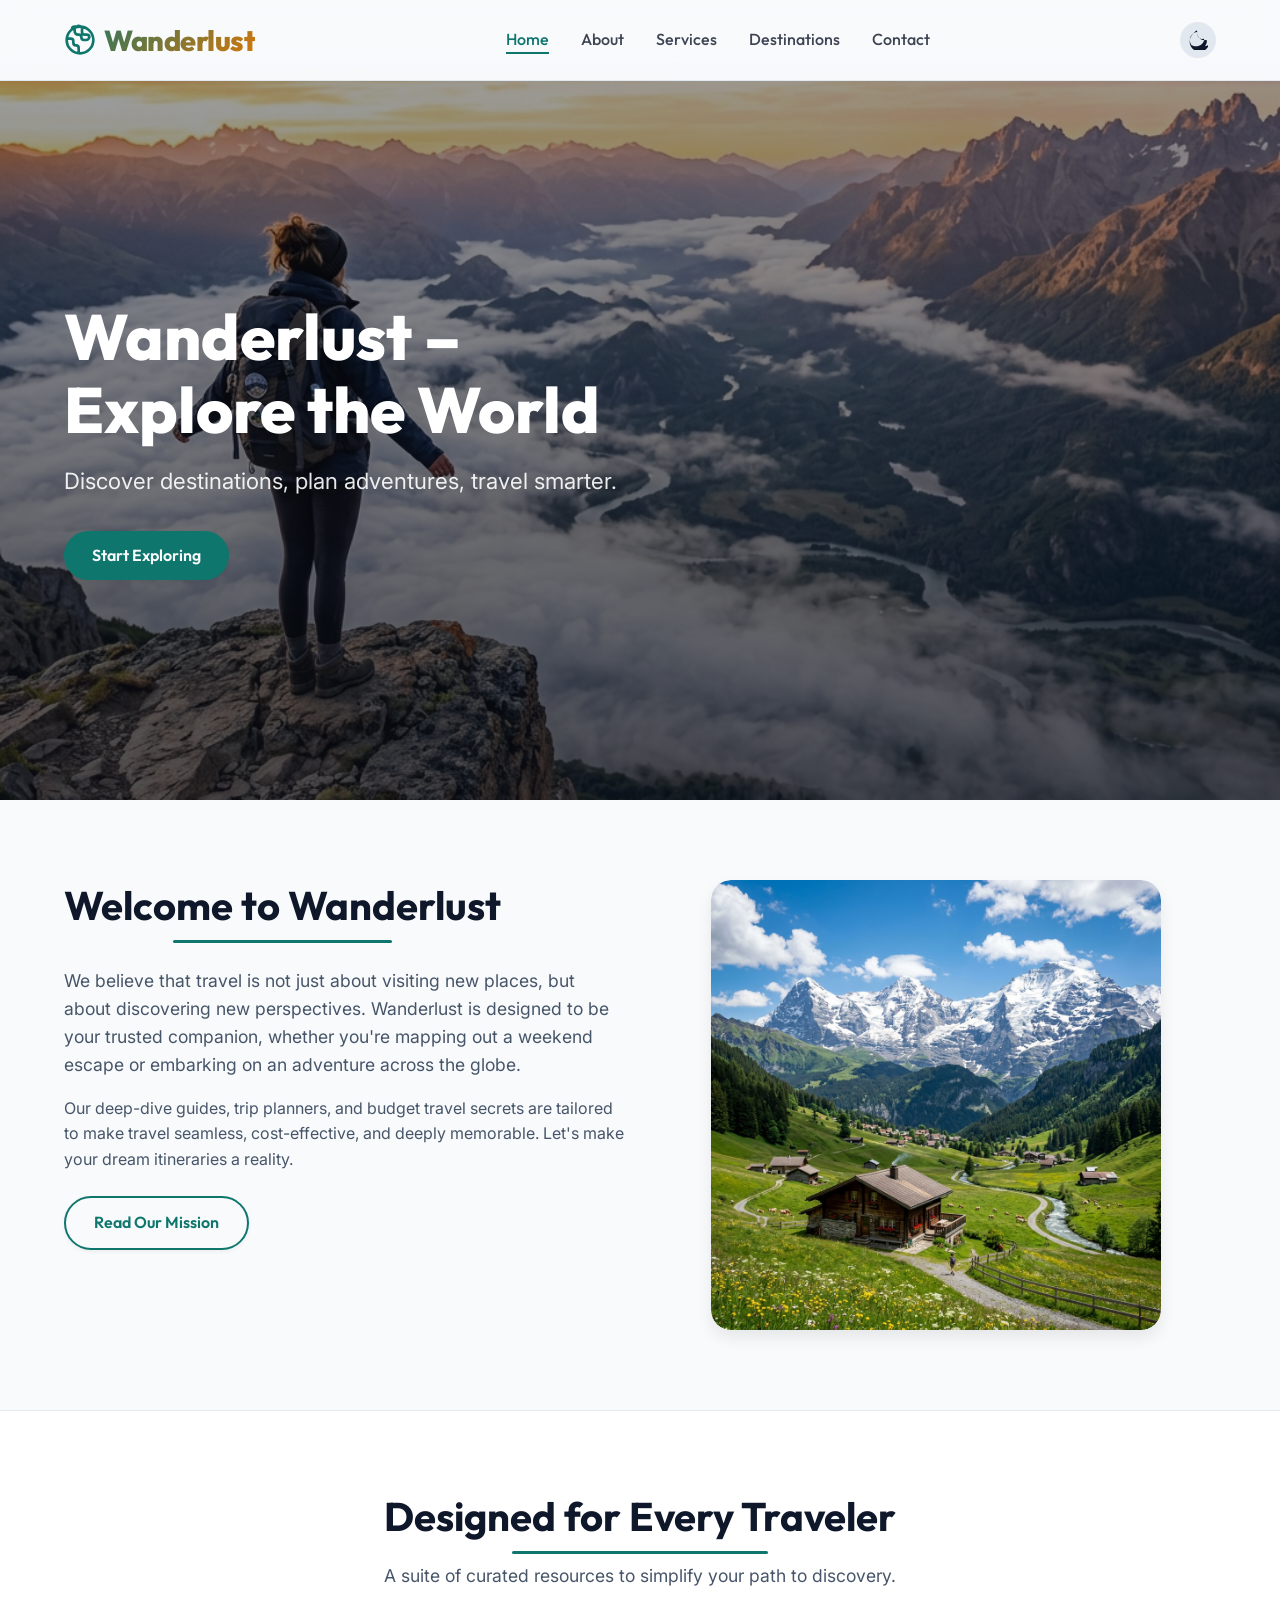
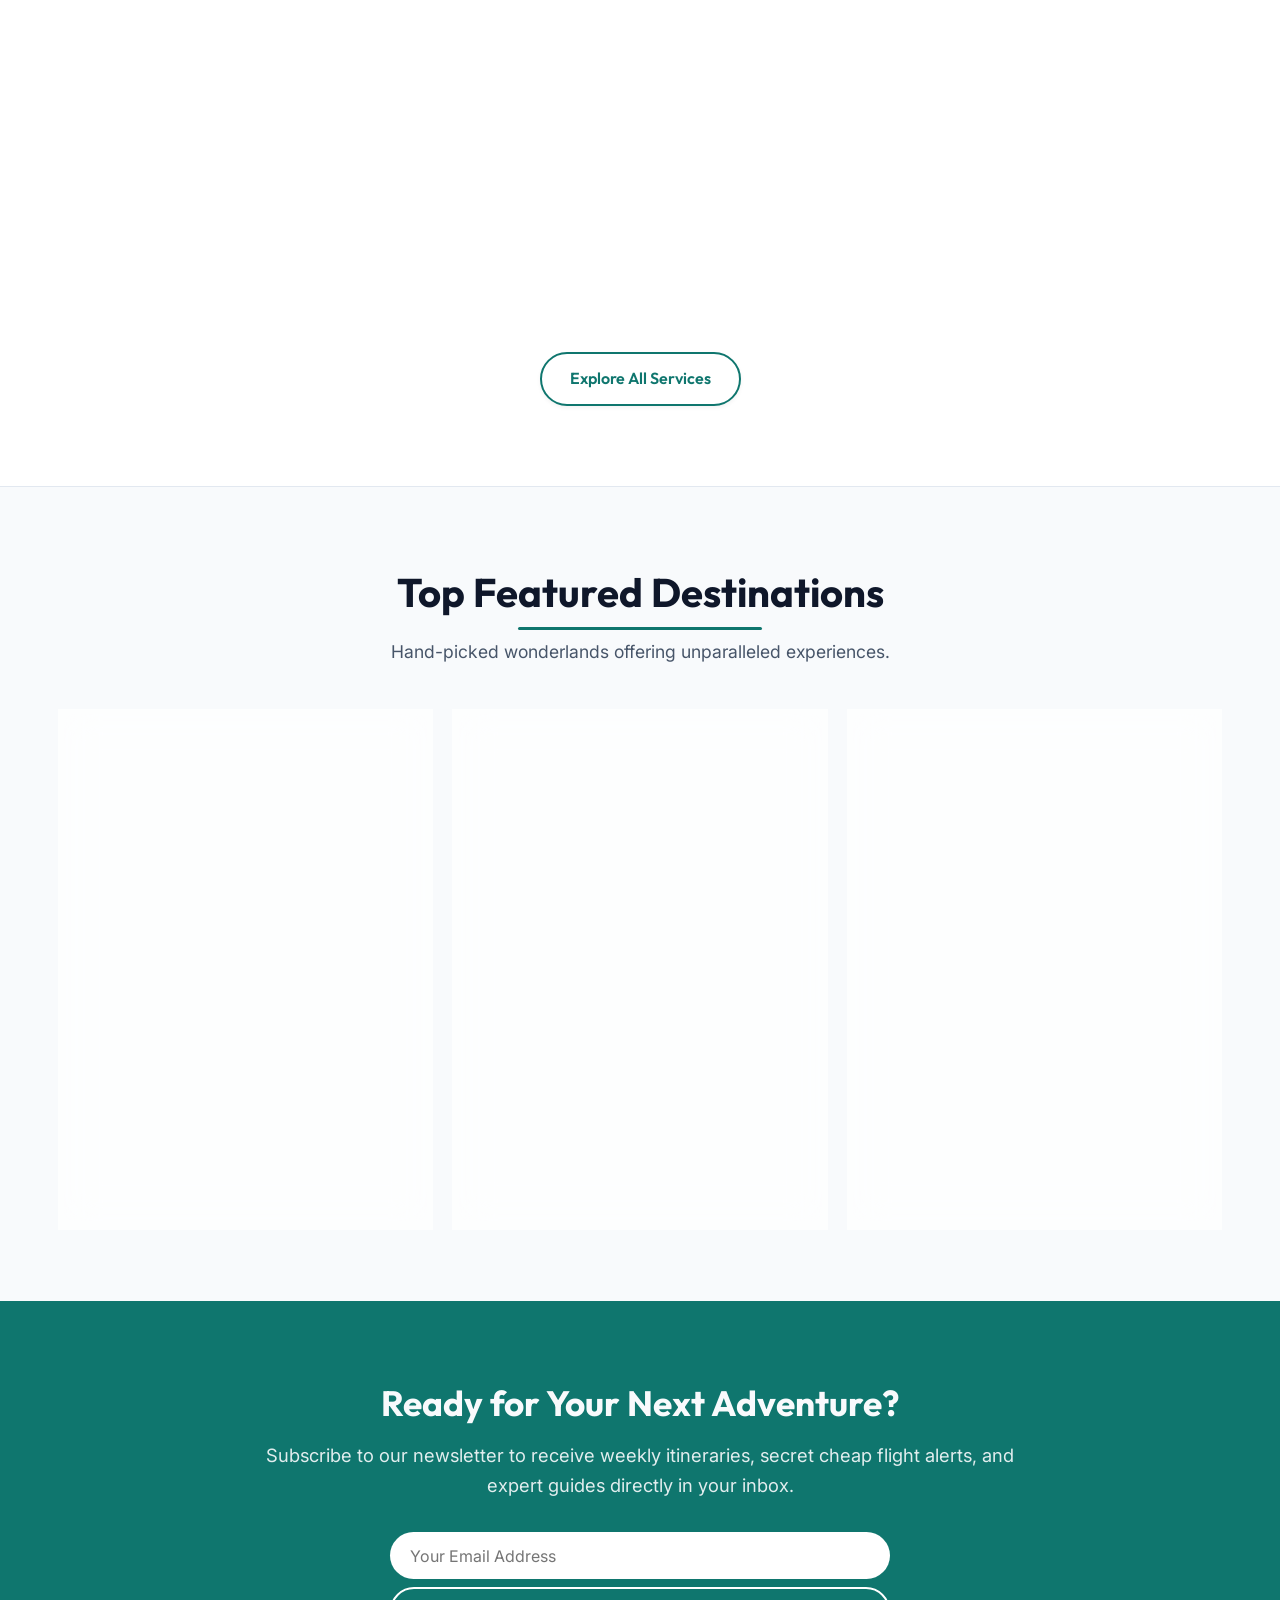
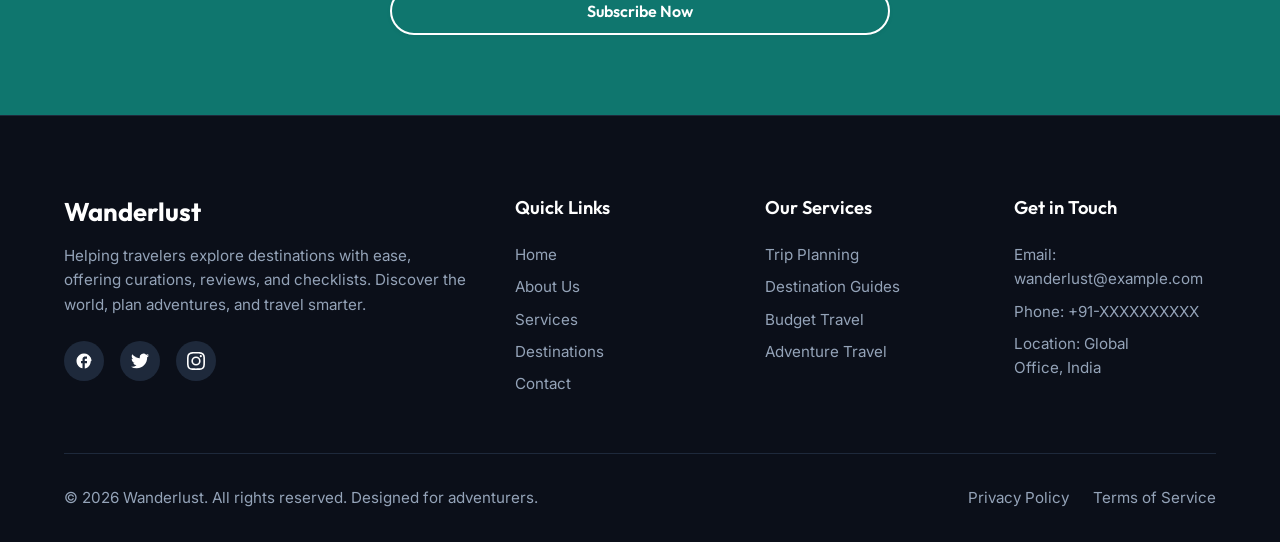
<file: index.html>
<!DOCTYPE html>
<html lang="en">
<head>
  <meta charset="UTF-8">
  <meta name="viewport" content="width=device-width, initial-scale=1.0">
  <title>Wanderlust – Explore the World</title>
  <meta name="description" content="Discover destinations, plan adventures, and travel smarter with Wanderlust, your premier guide to global exploration.">
  <meta name="color-scheme" content="light dark">
  <script>
    (function() {
      const theme = localStorage.getItem('color-scheme');
      const prefersDark = window.matchMedia('(prefers-color-scheme: dark)').matches;
      if (theme === 'dark' || (theme === null && prefersDark)) {
        document.documentElement.classList.add('dark');
      } else if (theme === 'light') {
        document.documentElement.classList.add('light');
      }
    })();
  </script>
  <link rel="stylesheet" href="assets/css/style.css">
</head>
<body>

<header class="header">
  <div class="container nav-container">
    <a href="index.html" class="logo" id="logo-link">
      <svg class="logo-icon" fill="none" stroke="currentColor" viewBox="0 0 24 24" xmlns="http://www.w3.org/2000/svg">
        <path stroke-linecap="round" stroke-linejoin="round" stroke-width="2" d="M3.055 11H5a2 2 0 012 2v1a2 2 0 002 2 2 2 0 012 2v2.945M8 3.935V5.5A2.5 2.5 0 0010.5 8h.5a2 2 0 012 2 2 2 0 002 2h1.5a2.5 2.5 0 002.5-2.5V10a2 2 0 00-2-2h-1.5a2 2 0 01-2-2V4.5A2.5 2.5 0 009.5 2H8a2 2 0 00-2 2v.065M12 22c5.523 0 10-4.477 10-10S17.523 2 12 2 2 6.477 2 12s4.477 10 10 10z"></path>
      </svg>
      Wanderlust
    </a>
    
    <nav aria-label="Main Navigation">
      <ul class="nav-menu">
        <li><a href="index.html" class="nav-link">Home</a></li>
        <li><a href="about.html" class="nav-link">About</a></li>
        <li><a href="services.html" class="nav-link">Services</a></li>
        <li><a href="destinations.html" class="nav-link">Destinations</a></li>
        <li><a href="contact.html" class="nav-link">Contact</a></li>
      </ul>
    </nav>

    <div class="nav-actions">
      <button id="theme-toggle" class="theme-toggle-btn" aria-label="Switch theme">
        <svg viewBox="0 0 24 24"><path d="M12 7c-2.76 0-5 2.24-5 5s2.24 5 5 5 5-2.24 5-5-2.24-5-5-5z"/></svg>
      </button>
      
      <button class="hamburger" id="hamburger" aria-label="Toggle navigation menu" aria-expanded="false" aria-controls="mobile-drawer">
        <span></span>
        <span></span>
        <span></span>
      </button>
    </div>
  </div>
</header>

<!-- Mobile Navigation Drawer -->
<div class="drawer-backdrop" id="drawer-backdrop"></div>
<aside class="mobile-drawer" id="mobile-drawer" aria-label="Mobile Navigation">
  <ul class="mobile-menu">
    <li><a href="index.html" class="mobile-nav-link">Home</a></li>
    <li><a href="about.html" class="mobile-nav-link">About</a></li>
    <li><a href="services.html" class="mobile-nav-link">Services</a></li>
    <li><a href="destinations.html" class="mobile-nav-link">Destinations</a></li>
    <li><a href="contact.html" class="mobile-nav-link">Contact</a></li>
  </ul>
</aside>

<main>
  <!-- Hero Section -->
  <section class="hero" style="background-image: url('assets/images/hero.png');" aria-label="Hero Image">
    <div class="hero-overlay"></div>
    <div class="container">
      <div class="hero-content">
        <h1 class="hero-title">Wanderlust – Explore the World</h1>
        <p class="hero-tagline">Discover destinations, plan adventures, travel smarter.</p>
        <a href="destinations.html" class="btn btn-primary">Start Exploring</a>
      </div>
    </div>
  </section>

  <!-- Welcome / About Preview Section -->
  <section class="section">
    <div class="container">
      <div class="grid grid-2 align-items-center">
        <div class="reveal">
          <h2 class="section-title" style="margin-bottom: var(--space-md); text-align: left;">Welcome to Wanderlust</h2>
          <p class="text-muted" style="margin-bottom: var(--space-sm); font-size: 1.1rem;">
            We believe that travel is not just about visiting new places, but about discovering new perspectives. Wanderlust is designed to be your trusted companion, whether you're mapping out a weekend escape or embarking on an adventure across the globe.
          </p>
          <p class="text-muted" style="margin-bottom: var(--space-md);">
            Our deep-dive guides, trip planners, and budget travel secrets are tailored to make travel seamless, cost-effective, and deeply memorable. Let's make your dream itineraries a reality.
          </p>
          <a href="about.html" class="btn btn-outline">Read Our Mission</a>
        </div>
        <div class="reveal" style="display: flex; justify-content: center;">
          <div style="position: relative; border-radius: var(--radius-lg); overflow: hidden; box-shadow: var(--shadow-md); width: 100%; max-width: 450px;">
            <img src="assets/images/swiss_alps.png" alt="Alpine Mountain Scenery preview" style="width:100%; height: 100%; object-fit: cover; border-radius: var(--radius-lg);">
          </div>
        </div>
      </div>
    </div>
  </section>

  <!-- Features Grid Preview -->
  <section class="section" style="background-color: var(--color-card); border-top: 1px solid var(--color-border); border-bottom: 1px solid var(--color-border);">
    <div class="container">
      <div class="section-header text-center reveal">
        <h2 class="section-title">Designed for Every Traveler</h2>
        <p class="section-subtitle">A suite of curated resources to simplify your path to discovery.</p>
      </div>
      
      <div class="grid grid-3">
        <!-- Card 1 -->
        <div class="glass-card reveal">
          <div class="card-icon">
            <svg stroke="currentColor" fill="none" viewBox="0 0 24 24" xmlns="http://www.w3.org/2000/svg">
              <path stroke-linecap="round" stroke-linejoin="round" stroke-width="2" d="M9 5H7a2 2 0 00-2 2v12a2 2 0 002 2h10a2 2 0 002-2V7a2 2 0 00-2-2h-2M9 5a2 2 0 002 2h2a2 2 0 002-2M9 5a2 2 0 012-2h2a2 2 0 012 2m-3 7h3m-3 4h3m-6-4h.01M9 16h.01"></path>
            </svg>
          </div>
          <h3 style="margin-bottom: var(--space-xs);">Trip Planning Tips</h3>
          <p class="text-muted">Master checklists, dynamic packing guides, and flexible templates that take the stress out of your pre-departure timeline.</p>
        </div>

        <!-- Card 2 -->
        <div class="glass-card reveal">
          <div class="card-icon" style="background-color: rgba(217, 119, 6, 0.1); color: var(--color-accent);">
            <svg stroke="currentColor" fill="none" viewBox="0 0 24 24" xmlns="http://www.w3.org/2000/svg">
              <path stroke-linecap="round" stroke-linejoin="round" stroke-width="2" d="M17.657 16.657L13.414 20.9a1.998 1.998 0 01-2.827 0l-4.244-4.243a8 8 0 1111.314 0z"></path>
              <path stroke-linecap="round" stroke-linejoin="round" stroke-width="2" d="M15 11a3 3 0 11-6 0 3 3 0 016 0z"></path>
            </svg>
          </div>
          <h3 style="margin-bottom: var(--space-xs);">Destination Guides</h3>
          <p class="text-muted">Local secrets, transit maps, and restaurant reviews vetted by seasoned travelers. Explore like a resident, not a tourist.</p>
        </div>

        <!-- Card 3 -->
        <div class="glass-card reveal">
          <div class="card-icon" style="background-color: rgba(34, 197, 94, 0.1); color: #22c55e;">
            <svg stroke="currentColor" fill="none" viewBox="0 0 24 24" xmlns="http://www.w3.org/2000/svg">
              <path stroke-linecap="round" stroke-linejoin="round" stroke-width="2" d="M12 8c-1.657 0-3 .895-3 2s1.343 2 3 2 3 .895 3 2-1.343 2-3 2m0-8c1.11 0 2.08.402 2.599 1M12 8V7m0 1v8m0 0v1m0-1c-1.11 0-2.08-.402-2.599-1M21 12a9 9 0 11-18 0 9 9 0 0118 0z"></path>
            </svg>
          </div>
          <h3 style="margin-bottom: var(--space-xs);">Budget Travel Advice</h3>
          <p class="text-muted">Stretch your funds further. Learn flight hacking strategies, find cheap accommodation options, and access cost tracking templates.</p>
        </div>
      </div>

      <div class="text-center" style="margin-top: var(--space-xl);">
        <a href="services.html" class="btn btn-outline">Explore All Services</a>
      </div>
    </div>
  </section>

  <!-- Featured Destinations Preview -->
  <section class="section">
    <div class="container">
      <div class="section-header text-center reveal">
        <h2 class="section-title">Top Featured Destinations</h2>
        <p class="section-subtitle">Hand-picked wonderlands offering unparalleled experiences.</p>
      </div>

      <div class="grid grid-3">
        <!-- Destination 1: Santorini -->
        <div class="glass-card dest-card reveal">
          <div class="dest-img-container">
            <span class="dest-badge">Popular</span>
            <img class="dest-img" src="assets/images/santorini.png" alt="Santorini domes at sunset">
          </div>
          <div class="dest-body">
            <h3 class="dest-title">Santorini, Greece</h3>
            <div class="dest-location">
              <svg viewBox="0 0 24 24"><path stroke-linecap="round" stroke-linejoin="round" stroke-width="2" d="M17.657 16.657L13.414 20.9a1.998 1.998 0 01-2.827 0l-4.244-4.243a8 8 0 1111.314 0z"></path></svg>
              Aegean Sea, Europe
            </div>
            <p class="text-muted dest-description">Stunning white houses, blue domes, and dramatic sunsets overlooking a vast volcanic caldera.</p>
            <a href="destinations.html" class="btn btn-primary" style="margin-top: auto; padding: 0.5rem 1rem;">View Details</a>
          </div>
        </div>

        <!-- Destination 2: Kyoto -->
        <div class="glass-card dest-card reveal">
          <div class="dest-img-container">
            <span class="dest-badge">Culture</span>
            <img class="dest-img" src="assets/images/kyoto.png" alt="Kyoto cherry blossoms pagoda">
          </div>
          <div class="dest-body">
            <h3 class="dest-title">Kyoto, Japan</h3>
            <div class="dest-location">
              <svg viewBox="0 0 24 24"><path stroke-linecap="round" stroke-linejoin="round" stroke-width="2" d="M17.657 16.657L13.414 20.9a1.998 1.998 0 01-2.827 0l-4.244-4.243a8 8 0 1111.314 0z"></path></svg>
              Kansai Region, Asia
            </div>
            <p class="text-muted dest-description">Ancient temples, serene zen gardens, historic geisha districts, and cherry blossom avenues.</p>
            <a href="destinations.html" class="btn btn-primary" style="margin-top: auto; padding: 0.5rem 1rem;">View Details</a>
          </div>
        </div>

        <!-- Destination 3: Machu Picchu -->
        <div class="glass-card dest-card reveal">
          <div class="dest-img-container">
            <span class="dest-badge">Adventure</span>
            <img class="dest-img" src="assets/images/machu_picchu.png" alt="Machu Picchu mountains">
          </div>
          <div class="dest-body">
            <h3 class="dest-title">Machu Picchu, Peru</h3>
            <div class="dest-location">
              <svg viewBox="0 0 24 24"><path stroke-linecap="round" stroke-linejoin="round" stroke-width="2" d="M17.657 16.657L13.414 20.9a1.998 1.998 0 01-2.827 0l-4.244-4.243a8 8 0 1111.314 0z"></path></svg>
              Andes Range, South America
            </div>
            <p class="text-muted dest-description">The legendary Inca citadel situated high in the Andes mountains, enveloped by cloud forests.</p>
            <a href="destinations.html" class="btn btn-primary" style="margin-top: auto; padding: 0.5rem 1rem;">View Details</a>
          </div>
        </div>
      </div>
    </div>
  </section>

  <!-- CTA Section -->
  <section class="section" style="background-color: var(--color-primary); color: var(--color-bg-light); overflow: hidden;">
    <div class="container text-center reveal" style="max-width: 800px;">
      <h2 style="font-size: 2.2rem; margin-bottom: var(--space-sm);">Ready for Your Next Adventure?</h2>
      <p style="font-size: 1.15rem; margin-bottom: var(--space-lg); opacity: 0.9;">
        Subscribe to our newsletter to receive weekly itineraries, secret cheap flight alerts, and expert guides directly in your inbox.
      </p>
      <form style="display: flex; flex-direction: column; gap: var(--space-xs); max-width: 500px; margin: 0 auto;" onsubmit="event.preventDefault(); alert('Subscribed successfully!'); this.reset();">
        <input type="email" placeholder="Your Email Address" style="padding: 0.85rem 1.25rem; border-radius: var(--radius-round); color: #000; background-color: white;" required>
        <button class="btn btn-outline" style="border-color: white; color: white; background: transparent;" type="submit">Subscribe Now</button>
      </form>
    </div>
  </section>
</main>

<footer class="footer">
  <div class="container">
    <div class="footer-grid">
      <div class="footer-brand">
        <h3>Wanderlust</h3>
        <p>Helping travelers explore destinations with ease, offering curations, reviews, and checklists. Discover the world, plan adventures, and travel smarter.</p>
        <div class="footer-socials">
          <a href="#" class="social-icon" aria-label="Facebook">
            <svg viewBox="0 0 24 24"><path d="M22 12c0-5.52-4.48-10-10-10S2 6.48 2 12c0 4.84 3.44 8.87 8 9.8V15H8v-3h2V9.5C10 7.57 11.57 6 13.5 6H16v3h-2c-.55 0-1 .45-1 1v2h3v3h-3v6.95c4.56-.93 8-4.96 8-9.75z"/></svg>
          </a>
          <a href="#" class="social-icon" aria-label="Twitter">
            <svg viewBox="0 0 24 24"><path d="M23.953 4.57a10 10 0 01-2.825.775 4.958 4.958 0 002.163-2.723c-.951.555-2.005.959-3.127 1.184a4.92 4.92 0 00-8.384 4.482C7.69 8.095 4.067 6.13 1.64 3.162a4.822 4.822 0 00-.666 2.475c0 1.71.87 3.213 2.188 4.096a4.904 4.904 0 01-2.228-.616v.06a4.923 4.923 0 003.946 4.827 4.996 4.996 0 01-2.212.085 4.936 4.936 0 004.604 3.417 9.867 9.867 0 01-6.102 2.105c-.39 0-.779-.023-1.17-.067a13.995 13.995 0 007.557 2.209c9.053 0 13.998-7.496 13.998-13.985 0-.21 0-.42-.015-.63A9.935 9.935 0 0024 4.59z"/></svg>
          </a>
          <a href="#" class="social-icon" aria-label="Instagram">
            <svg viewBox="0 0 24 24"><path d="M12 2.163c3.204 0 3.584.012 4.85.07 3.252.148 4.771 1.691 4.919 4.919.058 1.265.069 1.645.069 4.849 0 3.205-.012 3.584-.069 4.849-.149 3.225-1.664 4.771-4.919 4.919-1.266.058-1.644.07-4.85.07-3.204 0-3.584-.012-4.849-.07-3.26-.149-4.771-1.699-4.919-4.92-.058-1.265-.07-1.644-.07-4.849 0-3.204.013-3.583.07-4.849.149-3.227 1.664-4.771 4.919-4.919 1.266-.057 1.645-.069 4.849-.069zM12 0C8.741 0 8.333.014 7.053.072 2.695.272.273 2.69.073 7.051.014 8.333 0 8.741 0 12c0 3.259.014 3.668.072 4.948.2 4.358 2.618 6.78 6.98 6.98 1.281.058 1.689.072 4.948.072 3.259 0 3.668-.014 4.948-.072 4.354-.2 6.782-2.618 6.979-6.98.059-1.28.073-1.689.073-4.948 0-3.259-.014-3.667-.072-4.947-.196-4.354-2.617-6.78-6.979-6.98C15.668.014 15.259 0 12 0zm0 5.838a6.162 6.162 0 100 12.324 6.162 6.162 0 000-12.324zM12 16a4 4 0 110-8 4 4 0 010 8zm6.406-11.845a1.44 1.44 0 100 2.881 1.44 1.44 0 000-2.881z"/></svg>
          </a>
        </div>
      </div>
      
      <div class="footer-nav">
        <h4 class="footer-heading">Quick Links</h4>
        <ul class="footer-links">
          <li><a href="index.html">Home</a></li>
          <li><a href="about.html">About Us</a></li>
          <li><a href="services.html">Services</a></li>
          <li><a href="destinations.html">Destinations</a></li>
          <li><a href="contact.html">Contact</a></li>
        </ul>
      </div>
      
      <div class="footer-services">
        <h4 class="footer-heading">Our Services</h4>
        <ul class="footer-links">
          <li><a href="services.html#planning">Trip Planning</a></li>
          <li><a href="services.html#guides">Destination Guides</a></li>
          <li><a href="services.html#budget">Budget Travel</a></li>
          <li><a href="services.html#adventure">Adventure Travel</a></li>
        </ul>
      </div>

      <div class="footer-contact">
        <h4 class="footer-heading">Get in Touch</h4>
        <ul class="footer-links">
          <li>Email: <a href="mailto:wanderlust@example.com">wanderlust@example.com</a></li>
          <li>Phone: <a href="tel:+91-XXXXXXXXXX">+91-XXXXXXXXXX</a></li>
          <li>Location: Global Office, India</li>
        </ul>
      </div>
    </div>
    
    <div class="footer-bottom">
      <p>&copy; 2026 Wanderlust. All rights reserved. Designed for adventurers.</p>
      <div class="footer-legal-links">
        <a href="#">Privacy Policy</a>
        <a href="#">Terms of Service</a>
      </div>
    </div>
  </div>
</footer>

<script src="assets/js/script.js"></script>
</body>
</html>
</file>
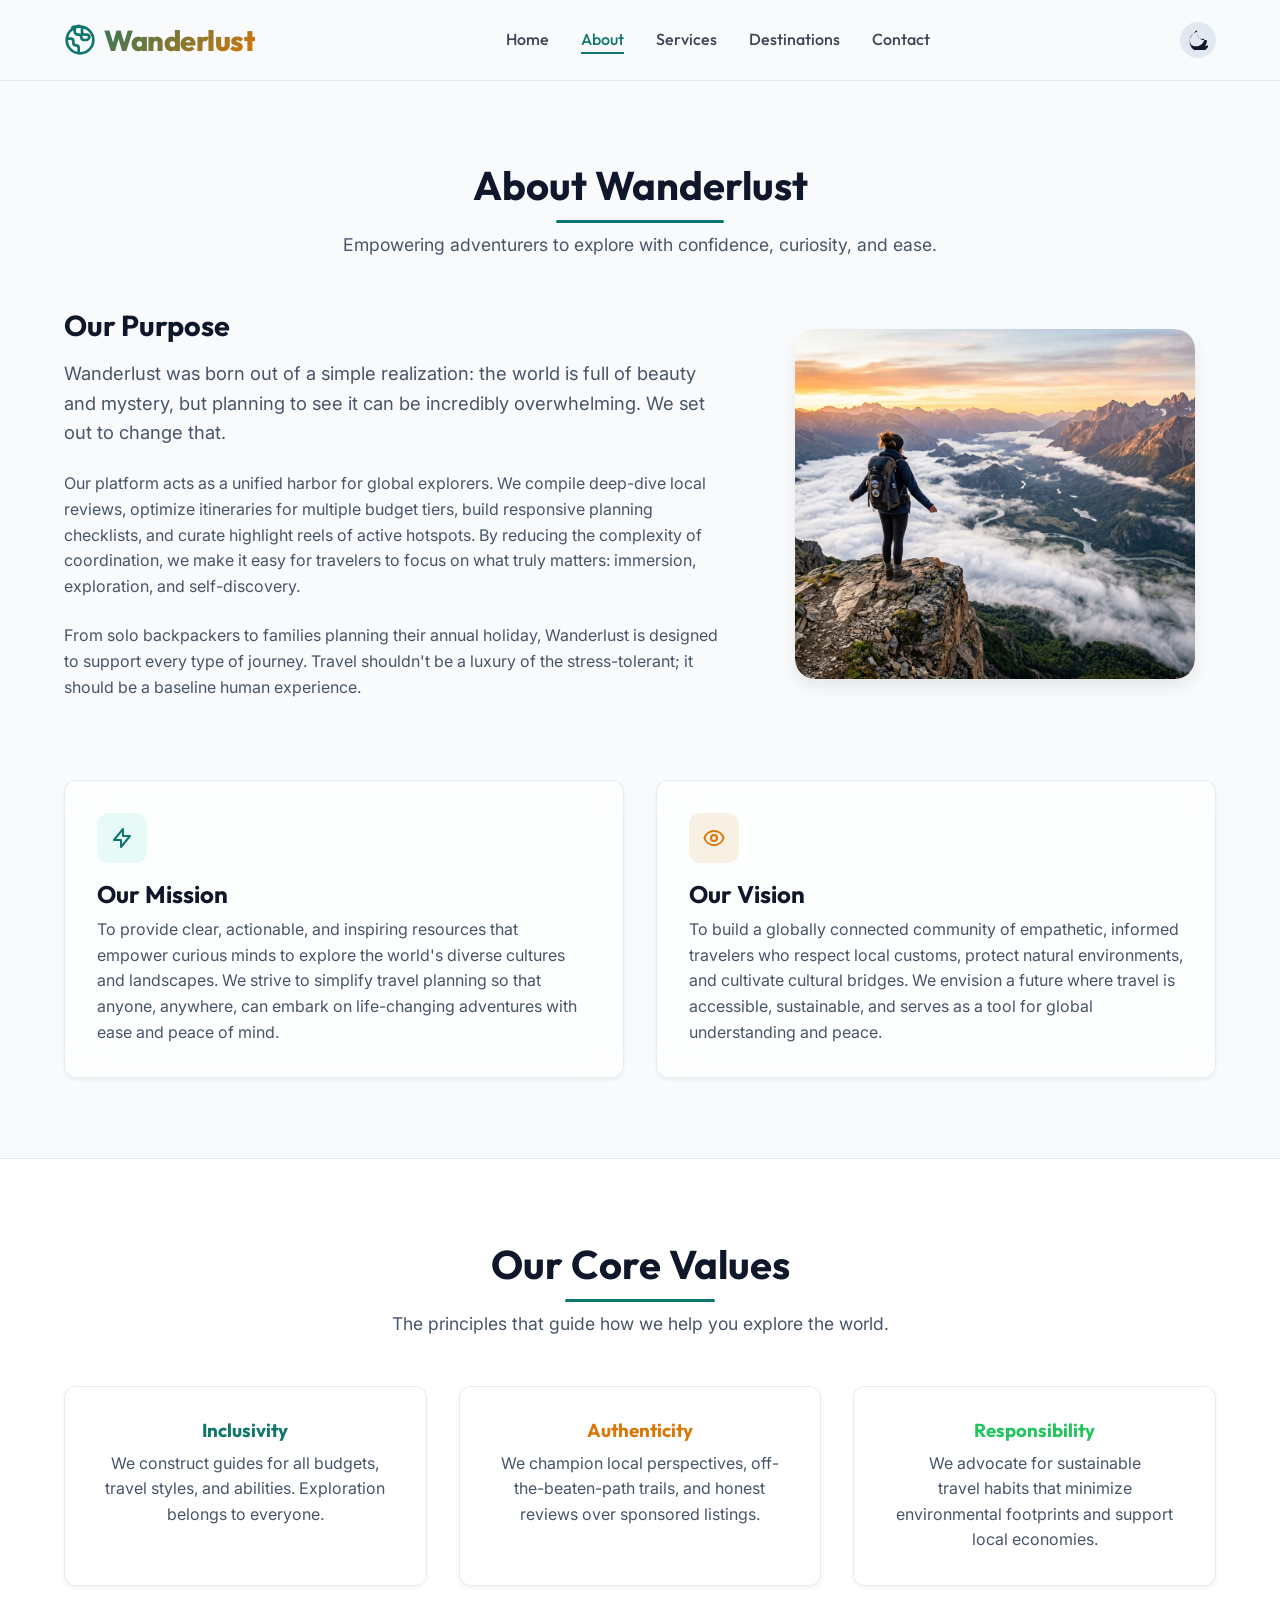
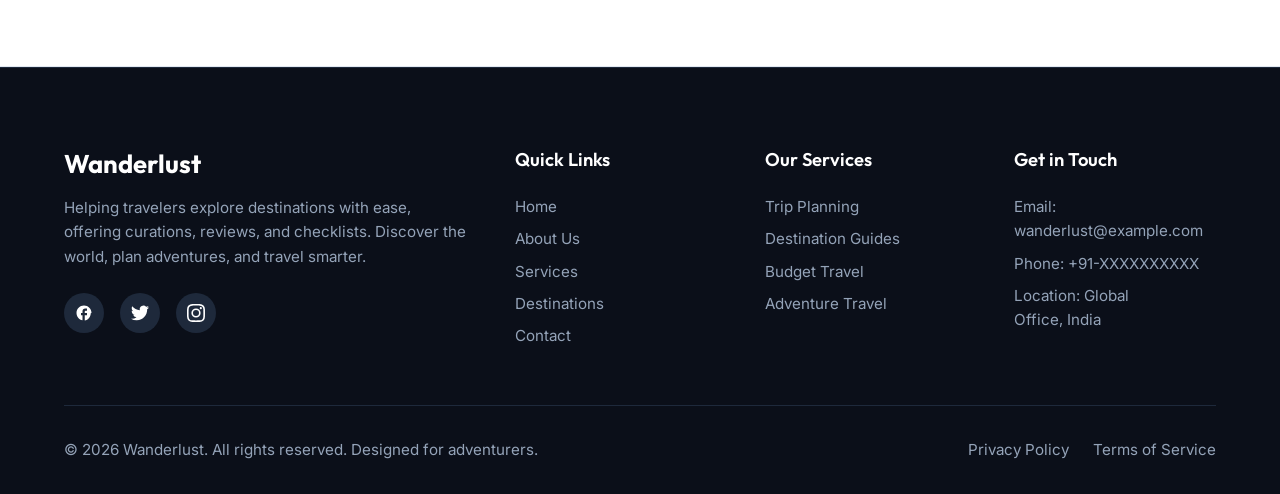
<file: about.html>
<!DOCTYPE html>
<html lang="en">
<head>
  <meta charset="UTF-8">
  <meta name="viewport" content="width=device-width, initial-scale=1.0">
  <title>About Us – Wanderlust</title>
  <meta name="description" content="Learn about Wanderlust's mission to simplify travel planning, and our vision to create a more connected world through exploration.">
  <meta name="color-scheme" content="light dark">
  <script>
    (function() {
      const theme = localStorage.getItem('color-scheme');
      const prefersDark = window.matchMedia('(prefers-color-scheme: dark)').matches;
      if (theme === 'dark' || (theme === null && prefersDark)) {
        document.documentElement.classList.add('dark');
      } else if (theme === 'light') {
        document.documentElement.classList.add('light');
      }
    })();
  </script>
  <link rel="stylesheet" href="assets/css/style.css">
</head>
<body>

<header class="header">
  <div class="container nav-container">
    <a href="index.html" class="logo" id="logo-link">
      <svg class="logo-icon" fill="none" stroke="currentColor" viewBox="0 0 24 24" xmlns="http://www.w3.org/2000/svg">
        <path stroke-linecap="round" stroke-linejoin="round" stroke-width="2" d="M3.055 11H5a2 2 0 012 2v1a2 2 0 002 2 2 2 0 012 2v2.945M8 3.935V5.5A2.5 2.5 0 0010.5 8h.5a2 2 0 012 2 2 2 0 002 2h1.5a2.5 2.5 0 002.5-2.5V10a2 2 0 00-2-2h-1.5a2 2 0 01-2-2V4.5A2.5 2.5 0 009.5 2H8a2 2 0 00-2 2v.065M12 22c5.523 0 10-4.477 10-10S17.523 2 12 2 2 6.477 2 12s4.477 10 10 10z"></path>
      </svg>
      Wanderlust
    </a>
    
    <nav aria-label="Main Navigation">
      <ul class="nav-menu">
        <li><a href="index.html" class="nav-link">Home</a></li>
        <li><a href="about.html" class="nav-link">About</a></li>
        <li><a href="services.html" class="nav-link">Services</a></li>
        <li><a href="destinations.html" class="nav-link">Destinations</a></li>
        <li><a href="contact.html" class="nav-link">Contact</a></li>
      </ul>
    </nav>

    <div class="nav-actions">
      <button id="theme-toggle" class="theme-toggle-btn" aria-label="Switch theme">
        <svg viewBox="0 0 24 24"><path d="M12 7c-2.76 0-5 2.24-5 5s2.24 5 5 5 5-2.24 5-5-2.24-5-5-5z"/></svg>
      </button>
      
      <button class="hamburger" id="hamburger" aria-label="Toggle navigation menu" aria-expanded="false" aria-controls="mobile-drawer">
        <span></span>
        <span></span>
        <span></span>
      </button>
    </div>
  </div>
</header>

<!-- Mobile Navigation Drawer -->
<div class="drawer-backdrop" id="drawer-backdrop"></div>
<aside class="mobile-drawer" id="mobile-drawer" aria-label="Mobile Navigation">
  <ul class="mobile-menu">
    <li><a href="index.html" class="mobile-nav-link">Home</a></li>
    <li><a href="about.html" class="mobile-nav-link">About</a></li>
    <li><a href="services.html" class="mobile-nav-link">Services</a></li>
    <li><a href="destinations.html" class="mobile-nav-link">Destinations</a></li>
    <li><a href="contact.html" class="mobile-nav-link">Contact</a></li>
  </ul>
</aside>

<main>
  <!-- About Us Section -->
  <section class="section">
    <div class="container">
      <div class="section-header text-center reveal">
        <h1 class="section-title">About Wanderlust</h1>
        <p class="section-subtitle">Empowering adventurers to explore with confidence, curiosity, and ease.</p>
      </div>

      <div class="about-hero">
        <div class="reveal">
          <h2 style="margin-bottom: var(--space-sm); font-size: 1.8rem;">Our Purpose</h2>
          <p class="about-intro-text text-muted">
            Wanderlust was born out of a simple realization: the world is full of beauty and mystery, but planning to see it can be incredibly overwhelming. We set out to change that.
          </p>
          <p class="text-muted" style="margin-bottom: var(--space-md);">
            Our platform acts as a unified harbor for global explorers. We compile deep-dive local reviews, optimize itineraries for multiple budget tiers, build responsive planning checklists, and curate highlight reels of active hotspots. By reducing the complexity of coordination, we make it easy for travelers to focus on what truly matters: immersion, exploration, and self-discovery.
          </p>
          <p class="text-muted">
            From solo backpackers to families planning their annual holiday, Wanderlust is designed to support every type of journey. Travel shouldn't be a luxury of the stress-tolerant; it should be a baseline human experience.
          </p>
        </div>
        <div class="reveal" style="display: flex; justify-content: center;">
          <div style="position: relative; border-radius: var(--radius-lg); overflow: hidden; box-shadow: var(--shadow-md); width: 100%; max-width: 400px; height: 350px;">
            <img src="assets/images/hero.png" alt="Traveler overlooking valley" style="width: 100%; height: 100%; object-fit: cover; border-radius: var(--radius-lg);">
          </div>
        </div>
      </div>

      <!-- Mission and Vision Statements -->
      <div class="grid grid-2 about-vision-grid">
        <div class="glass-card reveal">
          <div class="card-icon">
            <svg stroke="currentColor" fill="none" viewBox="0 0 24 24" xmlns="http://www.w3.org/2000/svg">
              <path stroke-linecap="round" stroke-linejoin="round" stroke-width="2" d="M13 10V3L4 14h7v7l9-11h-7z"></path>
            </svg>
          </div>
          <h3 style="font-size: 1.5rem; margin-bottom: var(--space-xs);">Our Mission</h3>
          <p class="text-muted">
            To provide clear, actionable, and inspiring resources that empower curious minds to explore the world's diverse cultures and landscapes. We strive to simplify travel planning so that anyone, anywhere, can embark on life-changing adventures with ease and peace of mind.
          </p>
        </div>

        <div class="glass-card reveal">
          <div class="card-icon" style="background-color: rgba(217, 119, 6, 0.1); color: var(--color-accent);">
            <svg stroke="currentColor" fill="none" viewBox="0 0 24 24" xmlns="http://www.w3.org/2000/svg">
              <path stroke-linecap="round" stroke-linejoin="round" stroke-width="2" d="M15 12a3 3 0 11-6 0 3 3 0 016 0z"></path>
              <path stroke-linecap="round" stroke-linejoin="round" stroke-width="2" d="M2.458 12C3.732 7.943 7.523 5 12 5c4.478 0 8.268 2.943 9.542 7-1.274 4.057-5.064 7-9.542 7-4.477 0-8.268-2.943-9.542-7z"></path>
            </svg>
          </div>
          <h3 style="font-size: 1.5rem; margin-bottom: var(--space-xs);">Our Vision</h3>
          <p class="text-muted">
            To build a globally connected community of empathetic, informed travelers who respect local customs, protect natural environments, and cultivate cultural bridges. We envision a future where travel is accessible, sustainable, and serves as a tool for global understanding and peace.
          </p>
        </div>
      </div>
    </div>
  </section>

  <!-- Core Values -->
  <section class="section" style="background-color: var(--color-card); border-top: 1px solid var(--color-border); border-bottom: 1px solid var(--color-border);">
    <div class="container">
      <div class="section-header text-center reveal">
        <h2 class="section-title">Our Core Values</h2>
        <p class="section-subtitle">The principles that guide how we help you explore the world.</p>
      </div>

      <div class="grid grid-3">
        <div class="glass-card text-center reveal">
          <h3 style="margin-bottom: var(--space-xs); color: var(--color-primary);">Inclusivity</h3>
          <p class="text-muted">We construct guides for all budgets, travel styles, and abilities. Exploration belongs to everyone.</p>
        </div>
        
        <div class="glass-card text-center reveal">
          <h3 style="margin-bottom: var(--space-xs); color: var(--color-accent);">Authenticity</h3>
          <p class="text-muted">We champion local perspectives, off-the-beaten-path trails, and honest reviews over sponsored listings.</p>
        </div>

        <div class="glass-card text-center reveal">
          <h3 style="margin-bottom: var(--space-xs); color: #22c55e;">Responsibility</h3>
          <p class="text-muted">We advocate for sustainable travel habits that minimize environmental footprints and support local economies.</p>
        </div>
      </div>
    </div>
  </section>
</main>

<footer class="footer">
  <div class="container">
    <div class="footer-grid">
      <div class="footer-brand">
        <h3>Wanderlust</h3>
        <p>Helping travelers explore destinations with ease, offering curations, reviews, and checklists. Discover the world, plan adventures, and travel smarter.</p>
        <div class="footer-socials">
          <a href="#" class="social-icon" aria-label="Facebook">
            <svg viewBox="0 0 24 24"><path d="M22 12c0-5.52-4.48-10-10-10S2 6.48 2 12c0 4.84 3.44 8.87 8 9.8V15H8v-3h2V9.5C10 7.57 11.57 6 13.5 6H16v3h-2c-.55 0-1 .45-1 1v2h3v3h-3v6.95c4.56-.93 8-4.96 8-9.75z"/></svg>
          </a>
          <a href="#" class="social-icon" aria-label="Twitter">
            <svg viewBox="0 0 24 24"><path d="M23.953 4.57a10 10 0 01-2.825.775 4.958 4.958 0 002.163-2.723c-.951.555-2.005.959-3.127 1.184a4.92 4.92 0 00-8.384 4.482C7.69 8.095 4.067 6.13 1.64 3.162a4.822 4.822 0 00-.666 2.475c0 1.71.87 3.213 2.188 4.096a4.904 4.904 0 01-2.228-.616v.06a4.923 4.923 0 003.946 4.827 4.996 4.996 0 01-2.212.085 4.936 4.936 0 004.604 3.417 9.867 9.867 0 01-6.102 2.105c-.39 0-.779-.023-1.17-.067a13.995 13.995 0 007.557 2.209c9.053 0 13.998-7.496 13.998-13.985 0-.21 0-.42-.015-.63A9.935 9.935 0 0024 4.59z"/></svg>
          </a>
          <a href="#" class="social-icon" aria-label="Instagram">
            <svg viewBox="0 0 24 24"><path d="M12 2.163c3.204 0 3.584.012 4.85.07 3.252.148 4.771 1.691 4.919 4.919.058 1.265.069 1.645.069 4.849 0 3.205-.012 3.584-.069 4.849-.149 3.225-1.664 4.771-4.919 4.919-1.266.058-1.644.07-4.85.07-3.204 0-3.584-.012-4.849-.07-3.26-.149-4.771-1.699-4.919-4.92-.058-1.265-.07-1.644-.07-4.849 0-3.204.013-3.583.07-4.849.149-3.227 1.664-4.771 4.919-4.919 1.266-.057 1.645-.069 4.849-.069zM12 0C8.741 0 8.333.014 7.053.072 2.695.272.273 2.69.073 7.051.014 8.333 0 8.741 0 12c0 3.259.014 3.668.072 4.948.2 4.358 2.618 6.78 6.98 6.98 1.281.058 1.689.072 4.948.072 3.259 0 3.668-.014 4.948-.072 4.354-.2 6.782-2.618 6.979-6.98.059-1.28.073-1.689.073-4.948 0-3.259-.014-3.667-.072-4.947-.196-4.354-2.617-6.78-6.979-6.98C15.668.014 15.259 0 12 0zm0 5.838a6.162 6.162 0 100 12.324 6.162 6.162 0 000-12.324zM12 16a4 4 0 110-8 4 4 0 010 8zm6.406-11.845a1.44 1.44 0 100 2.881 1.44 1.44 0 000-2.881z"/></svg>
          </a>
        </div>
      </div>
      
      <div class="footer-nav">
        <h4 class="footer-heading">Quick Links</h4>
        <ul class="footer-links">
          <li><a href="index.html">Home</a></li>
          <li><a href="about.html">About Us</a></li>
          <li><a href="services.html">Services</a></li>
          <li><a href="destinations.html">Destinations</a></li>
          <li><a href="contact.html">Contact</a></li>
        </ul>
      </div>
      
      <div class="footer-services">
        <h4 class="footer-heading">Our Services</h4>
        <ul class="footer-links">
          <li><a href="services.html#planning">Trip Planning</a></li>
          <li><a href="services.html#guides">Destination Guides</a></li>
          <li><a href="services.html#budget">Budget Travel</a></li>
          <li><a href="services.html#adventure">Adventure Travel</a></li>
        </ul>
      </div>

      <div class="footer-contact">
        <h4 class="footer-heading">Get in Touch</h4>
        <ul class="footer-links">
          <li>Email: <a href="mailto:wanderlust@example.com">wanderlust@example.com</a></li>
          <li>Phone: <a href="tel:+91-XXXXXXXXXX">+91-XXXXXXXXXX</a></li>
          <li>Location: Global Office, India</li>
        </ul>
      </div>
    </div>
    
    <div class="footer-bottom">
      <p>&copy; 2026 Wanderlust. All rights reserved. Designed for adventurers.</p>
      <div class="footer-legal-links">
        <a href="#">Privacy Policy</a>
        <a href="#">Terms of Service</a>
      </div>
    </div>
  </div>
</footer>

<script src="assets/js/script.js"></script>
</body>
</html>
</file>
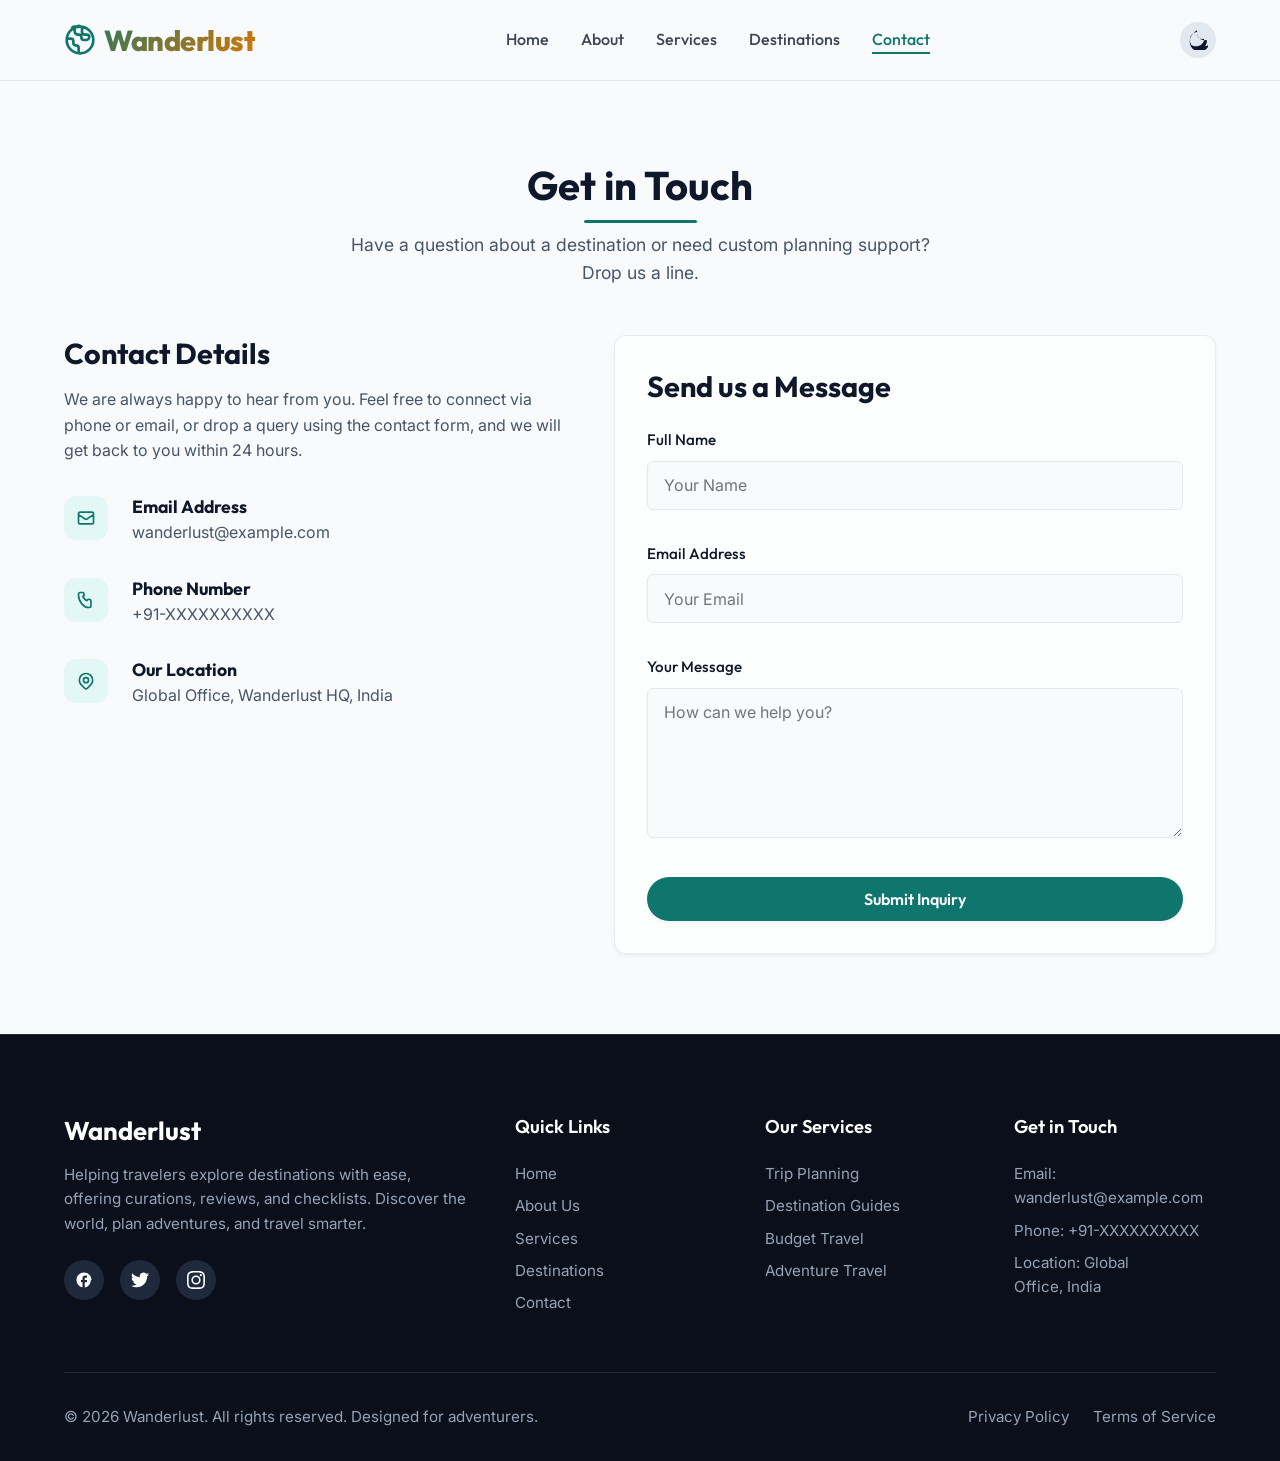
<file: contact.html>
<!DOCTYPE html>
<html lang="en">
<head>
  <meta charset="UTF-8">
  <meta name="viewport" content="width=device-width, initial-scale=1.0">
  <title>Contact Us – Wanderlust</title>
  <meta name="description" content="Get in touch with Wanderlust. Email wanderlust@example.com or phone +91-XXXXXXXXXX for travel questions or custom itinerary advice.">
  <meta name="color-scheme" content="light dark">
  <script>
    (function() {
      const theme = localStorage.getItem('color-scheme');
      const prefersDark = window.matchMedia('(prefers-color-scheme: dark)').matches;
      if (theme === 'dark' || (theme === null && prefersDark)) {
        document.documentElement.classList.add('dark');
      } else if (theme === 'light') {
        document.documentElement.classList.add('light');
      }
    })();
  </script>
  <link rel="stylesheet" href="assets/css/style.css">
</head>
<body>

<header class="header">
  <div class="container nav-container">
    <a href="index.html" class="logo" id="logo-link">
      <svg class="logo-icon" fill="none" stroke="currentColor" viewBox="0 0 24 24" xmlns="http://www.w3.org/2000/svg">
        <path stroke-linecap="round" stroke-linejoin="round" stroke-width="2" d="M3.055 11H5a2 2 0 012 2v1a2 2 0 002 2 2 2 0 012 2v2.945M8 3.935V5.5A2.5 2.5 0 0010.5 8h.5a2 2 0 012 2 2 2 0 002 2h1.5a2.5 2.5 0 002.5-2.5V10a2 2 0 00-2-2h-1.5a2 2 0 01-2-2V4.5A2.5 2.5 0 009.5 2H8a2 2 0 00-2 2v.065M12 22c5.523 0 10-4.477 10-10S17.523 2 12 2 2 6.477 2 12s4.477 10 10 10z"></path>
      </svg>
      Wanderlust
    </a>
    
    <nav aria-label="Main Navigation">
      <ul class="nav-menu">
        <li><a href="index.html" class="nav-link">Home</a></li>
        <li><a href="about.html" class="nav-link">About</a></li>
        <li><a href="services.html" class="nav-link">Services</a></li>
        <li><a href="destinations.html" class="nav-link">Destinations</a></li>
        <li><a href="contact.html" class="nav-link">Contact</a></li>
      </ul>
    </nav>

    <div class="nav-actions">
      <button id="theme-toggle" class="theme-toggle-btn" aria-label="Switch theme">
        <svg viewBox="0 0 24 24"><path d="M12 7c-2.76 0-5 2.24-5 5s2.24 5 5 5 5-2.24 5-5-2.24-5-5-5z"/></svg>
      </button>
      
      <button class="hamburger" id="hamburger" aria-label="Toggle navigation menu" aria-expanded="false" aria-controls="mobile-drawer">
        <span></span>
        <span></span>
        <span></span>
      </button>
    </div>
  </div>
</header>

<!-- Mobile Navigation Drawer -->
<div class="drawer-backdrop" id="drawer-backdrop"></div>
<aside class="mobile-drawer" id="mobile-drawer" aria-label="Mobile Navigation">
  <ul class="mobile-menu">
    <li><a href="index.html" class="mobile-nav-link">Home</a></li>
    <li><a href="about.html" class="mobile-nav-link">About</a></li>
    <li><a href="services.html" class="mobile-nav-link">Services</a></li>
    <li><a href="destinations.html" class="mobile-nav-link">Destinations</a></li>
    <li><a href="contact.html" class="mobile-nav-link">Contact</a></li>
  </ul>
</aside>

<main>
  <!-- Contact Us Header -->
  <section class="section">
    <div class="container">
      <div class="section-header text-center reveal">
        <h1 class="section-title">Get in Touch</h1>
        <p class="section-subtitle">Have a question about a destination or need custom planning support? Drop us a line.</p>
      </div>

      <div class="contact-layout" style="margin-top: var(--space-xl);">
        
        <!-- Contact details info block -->
        <div class="reveal">
          <h2 style="font-size: 1.8rem; margin-bottom: var(--space-sm);">Contact Details</h2>
          <p class="text-muted" style="margin-bottom: var(--space-md);">
            We are always happy to hear from you. Feel free to connect via phone or email, or drop a query using the contact form, and we will get back to you within 24 hours.
          </p>
          
          <ul class="contact-info-list" aria-label="Contact information details">
            
            <!-- Email -->
            <li class="contact-info-item">
              <div class="contact-info-icon" aria-hidden="true">
                <svg stroke="currentColor" fill="none" viewBox="0 0 24 24" xmlns="http://www.w3.org/2000/svg">
                  <path stroke-linecap="round" stroke-linejoin="round" stroke-width="2" d="M3 8l7.89 5.26a2 2 0 002.22 0L21 8M5 19h14a2 2 0 002-2V7a2 2 0 00-2-2H5a2 2 0 00-2 2v10a2 2 0 002 2z"></path>
                </svg>
              </div>
              <div class="contact-info-detail">
                <h4>Email Address</h4>
                <p><a href="mailto:wanderlust@example.com">wanderlust@example.com</a></p>
              </div>
            </li>

            <!-- Phone -->
            <li class="contact-info-item">
              <div class="contact-info-icon" aria-hidden="true">
                <svg stroke="currentColor" fill="none" viewBox="0 0 24 24" xmlns="http://www.w3.org/2000/svg">
                  <path stroke-linecap="round" stroke-linejoin="round" stroke-width="2" d="M3 5a2 2 0 012-2h3.28a1 1 0 01.94.725l.548 2.2a1 1 0 01-.321.988l-1.305.98a10.582 10.582 0 004.872 4.872l.98-1.305a1 1 0 01.988-.321l2.2.548a1 1 0 01.725.94V19a2 2 0 01-2 2h-1C9.716 21 3 14.284 3 6V5z"></path>
                </svg>
              </div>
              <div class="contact-info-detail">
                <h4>Phone Number</h4>
                <p><a href="tel:+91-XXXXXXXXXX">+91-XXXXXXXXXX</a></p>
              </div>
            </li>

            <!-- Location -->
            <li class="contact-info-item">
              <div class="contact-info-icon" aria-hidden="true">
                <svg stroke="currentColor" fill="none" viewBox="0 0 24 24" xmlns="http://www.w3.org/2000/svg">
                  <path stroke-linecap="round" stroke-linejoin="round" stroke-width="2" d="M17.657 16.657L13.414 20.9a1.998 1.998 0 01-2.827 0l-4.244-4.243a8 8 0 1111.314 0z"></path>
                  <path stroke-linecap="round" stroke-linejoin="round" stroke-width="2" d="M15 11a3 3 0 11-6 0 3 3 0 016 0z"></path>
                </svg>
              </div>
              <div class="contact-info-detail">
                <h4>Our Location</h4>
                <p>Global Office, Wanderlust HQ, India</p>
              </div>
            </li>

          </ul>
        </div>

        <!-- Contact Form Container -->
        <div class="glass-card reveal">
          <h2 style="font-size: 1.8rem; margin-bottom: var(--space-md);">Send us a Message</h2>
          <form id="contact-form" novalidate>
            <div class="form-group">
              <label for="name" class="form-label">Full Name</label>
              <input type="text" id="name" name="name" class="form-input" placeholder="Your Name" required>
            </div>
            
            <div class="form-group">
              <label for="email" class="form-label">Email Address</label>
              <input type="email" id="email" name="email" class="form-input" placeholder="Your Email" required>
            </div>

            <div class="form-group">
              <label for="message" class="form-label">Your Message</label>
              <textarea id="message" name="message" class="form-input" placeholder="How can we help you?" required></textarea>
            </div>

            <button type="submit" class="btn btn-primary" style="width: 100%;">Submit Inquiry</button>
            <div class="form-alert" id="form-alert" role="alert"></div>
          </form>
        </div>

      </div>
    </div>
  </section>
</main>

<footer class="footer">
  <div class="container">
    <div class="footer-grid">
      <div class="footer-brand">
        <h3>Wanderlust</h3>
        <p>Helping travelers explore destinations with ease, offering curations, reviews, and checklists. Discover the world, plan adventures, and travel smarter.</p>
        <div class="footer-socials">
          <a href="#" class="social-icon" aria-label="Facebook">
            <svg viewBox="0 0 24 24"><path d="M22 12c0-5.52-4.48-10-10-10S2 6.48 2 12c0 4.84 3.44 8.87 8 9.8V15H8v-3h2V9.5C10 7.57 11.57 6 13.5 6H16v3h-2c-.55 0-1 .45-1 1v2h3v3h-3v6.95c4.56-.93 8-4.96 8-9.75z"/></svg>
          </a>
          <a href="#" class="social-icon" aria-label="Twitter">
            <svg viewBox="0 0 24 24"><path d="M23.953 4.57a10 10 0 01-2.825.775 4.958 4.958 0 002.163-2.723c-.951.555-2.005.959-3.127 1.184a4.92 4.92 0 00-8.384 4.482C7.69 8.095 4.067 6.13 1.64 3.162a4.822 4.822 0 00-.666 2.475c0 1.71.87 3.213 2.188 4.096a4.904 4.904 0 01-2.228-.616v.06a4.923 4.923 0 003.946 4.827 4.996 4.996 0 01-2.212.085 4.936 4.936 0 004.604 3.417 9.867 9.867 0 01-6.102 2.105c-.39 0-.779-.023-1.17-.067a13.995 13.995 0 007.557 2.209c9.053 0 13.998-7.496 13.998-13.985 0-.21 0-.42-.015-.63A9.935 9.935 0 0024 4.59z"/></svg>
          </a>
          <a href="#" class="social-icon" aria-label="Instagram">
            <svg viewBox="0 0 24 24"><path d="M12 2.163c3.204 0 3.584.012 4.85.07 3.252.148 4.771 1.691 4.919 4.919.058 1.265.069 1.645.069 4.849 0 3.205-.012 3.584-.069 4.849-.149 3.225-1.664 4.771-4.919 4.919-1.266.058-1.644.07-4.85.07-3.204 0-3.584-.012-4.849-.07-3.26-.149-4.771-1.699-4.919-4.92-.058-1.265-.07-1.644-.07-4.849 0-3.204.013-3.583.07-4.849.149-3.227 1.664-4.771 4.919-4.919 1.266-.057 1.645-.069 4.849-.069zM12 0C8.741 0 8.333.014 7.053.072 2.695.272.273 2.69.073 7.051.014 8.333 0 8.741 0 12c0 3.259.014 3.668.072 4.948.2 4.358 2.618 6.78 6.98 6.98 1.281.058 1.689.072 4.948.072 3.259 0 3.668-.014 4.948-.072 4.354-.2 6.782-2.618 6.979-6.98.059-1.28.073-1.689.073-4.948 0-3.259-.014-3.667-.072-4.947-.196-4.354-2.617-6.78-6.979-6.98C15.668.014 15.259 0 12 0zm0 5.838a6.162 6.162 0 100 12.324 6.162 6.162 0 000-12.324zM12 16a4 4 0 110-8 4 4 0 010 8zm6.406-11.845a1.44 1.44 0 100 2.881 1.44 1.44 0 000-2.881z"/></svg>
          </a>
        </div>
      </div>
      
      <div class="footer-nav">
        <h4 class="footer-heading">Quick Links</h4>
        <ul class="footer-links">
          <li><a href="index.html">Home</a></li>
          <li><a href="about.html">About Us</a></li>
          <li><a href="services.html">Services</a></li>
          <li><a href="destinations.html">Destinations</a></li>
          <li><a href="contact.html">Contact</a></li>
        </ul>
      </div>
      
      <div class="footer-services">
        <h4 class="footer-heading">Our Services</h4>
        <ul class="footer-links">
          <li><a href="services.html#planning">Trip Planning</a></li>
          <li><a href="services.html#guides">Destination Guides</a></li>
          <li><a href="services.html#budget">Budget Travel</a></li>
          <li><a href="services.html#adventure">Adventure Travel</a></li>
        </ul>
      </div>

      <div class="footer-contact">
        <h4 class="footer-heading">Get in Touch</h4>
        <ul class="footer-links">
          <li>Email: <a href="mailto:wanderlust@example.com">wanderlust@example.com</a></li>
          <li>Phone: <a href="tel:+91-XXXXXXXXXX">+91-XXXXXXXXXX</a></li>
          <li>Location: Global Office, India</li>
        </ul>
      </div>
    </div>
    
    <div class="footer-bottom">
      <p>&copy; 2026 Wanderlust. All rights reserved. Designed for adventurers.</p>
      <div class="footer-legal-links">
        <a href="#">Privacy Policy</a>
        <a href="#">Terms of Service</a>
      </div>
    </div>
  </div>
</footer>

<script src="assets/js/script.js"></script>
</body>
</html>
</file>
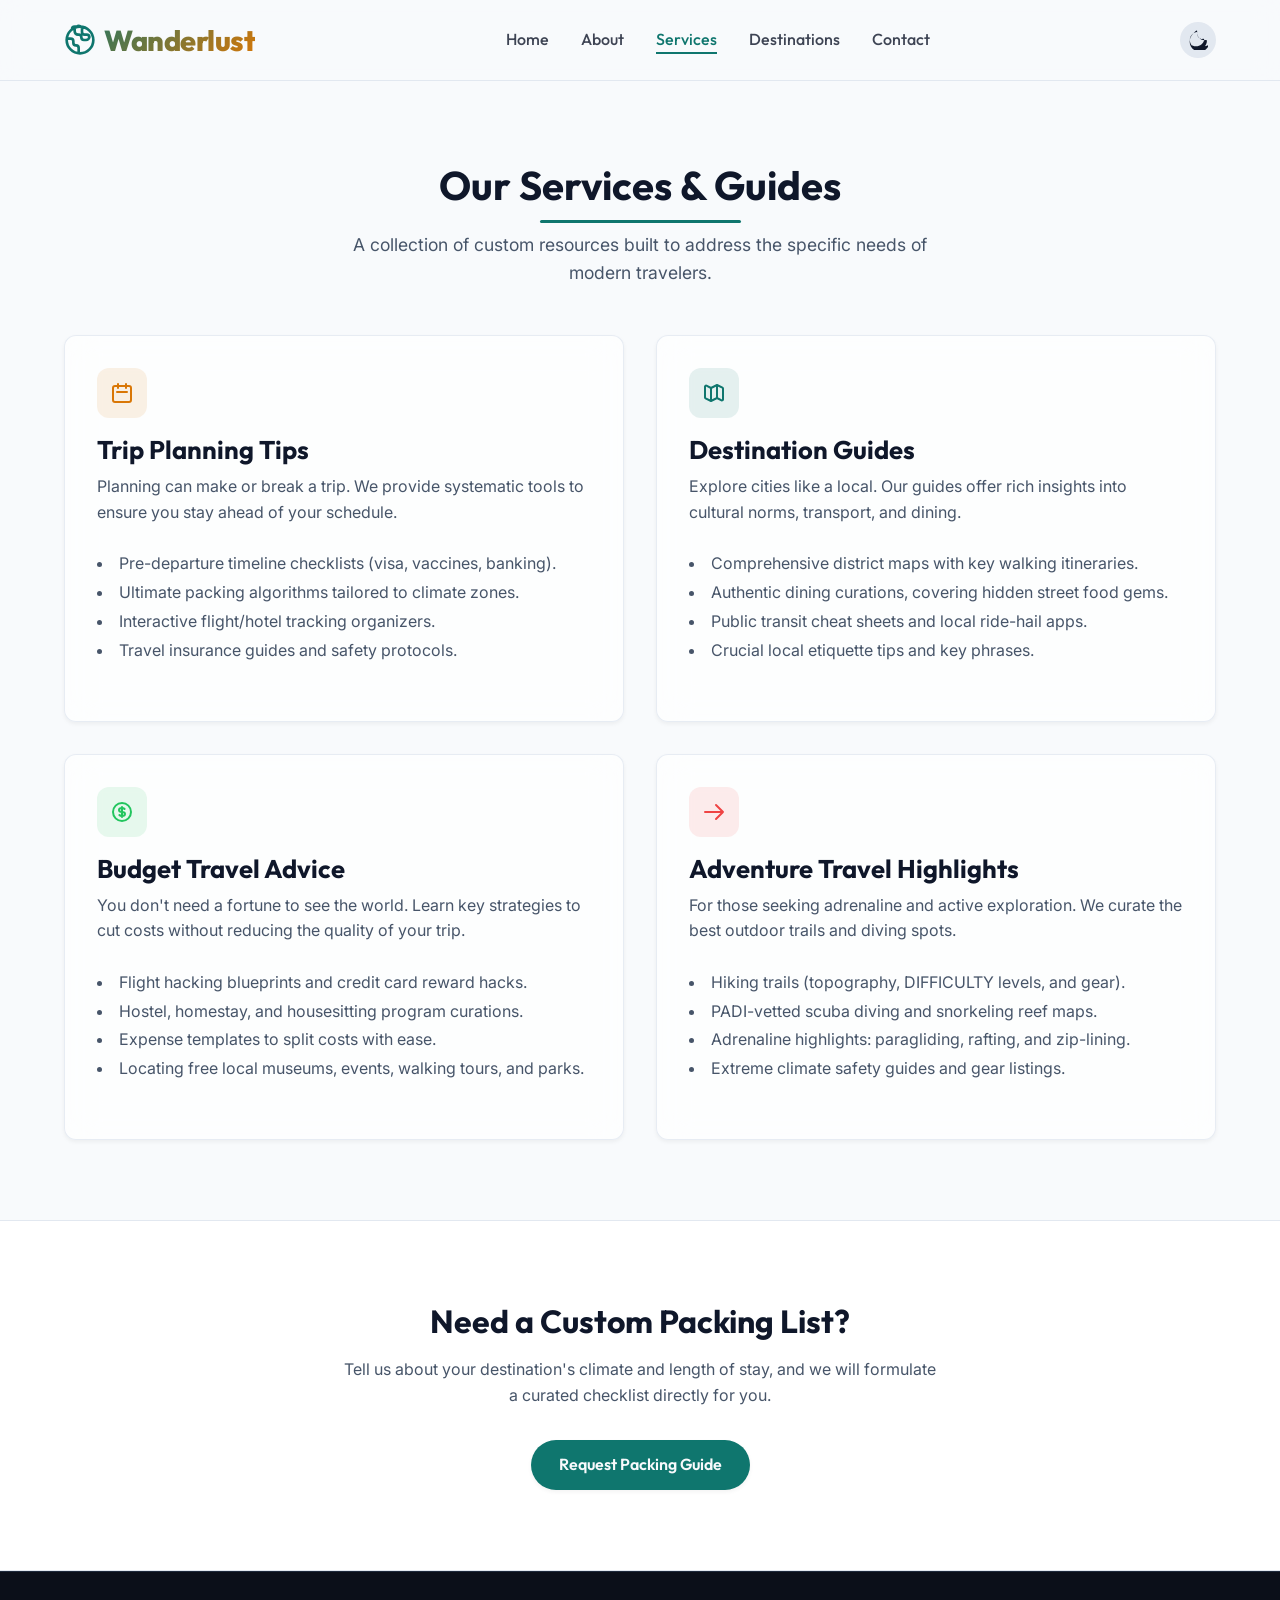
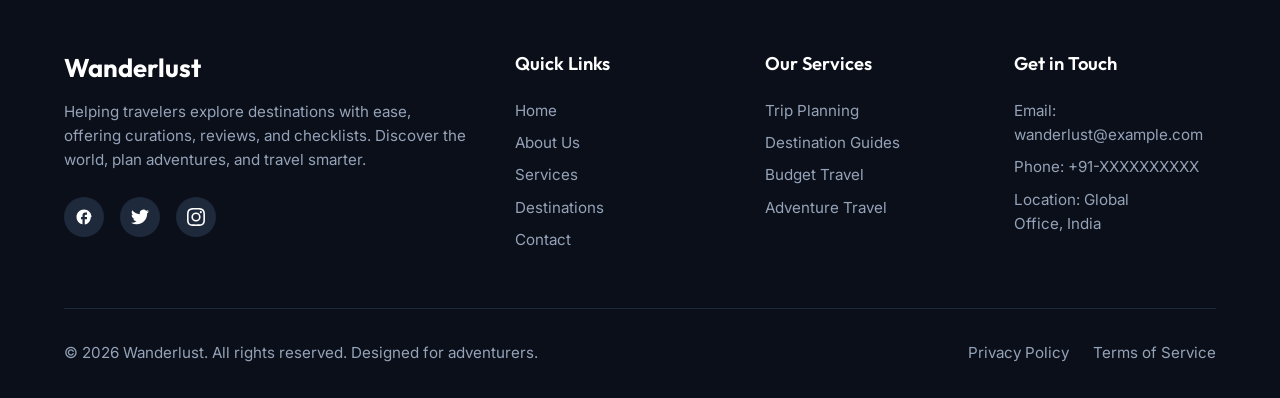
<file: services.html>
<!DOCTYPE html>
<html lang="en">
<head>
  <meta charset="UTF-8">
  <meta name="viewport" content="width=device-width, initial-scale=1.0">
  <title>Our Services – Wanderlust</title>
  <meta name="description" content="Discover our travel services: custom trip planning tips, expert destination guides, budget-friendly advice, and thrilling adventure highlights.">
  <meta name="color-scheme" content="light dark">
  <script>
    (function() {
      const theme = localStorage.getItem('color-scheme');
      const prefersDark = window.matchMedia('(prefers-color-scheme: dark)').matches;
      if (theme === 'dark' || (theme === null && prefersDark)) {
        document.documentElement.classList.add('dark');
      } else if (theme === 'light') {
        document.documentElement.classList.add('light');
      }
    })();
  </script>
  <link rel="stylesheet" href="assets/css/style.css">
</head>
<body>

<header class="header">
  <div class="container nav-container">
    <a href="index.html" class="logo" id="logo-link">
      <svg class="logo-icon" fill="none" stroke="currentColor" viewBox="0 0 24 24" xmlns="http://www.w3.org/2000/svg">
        <path stroke-linecap="round" stroke-linejoin="round" stroke-width="2" d="M3.055 11H5a2 2 0 012 2v1a2 2 0 002 2 2 2 0 012 2v2.945M8 3.935V5.5A2.5 2.5 0 0010.5 8h.5a2 2 0 012 2 2 2 0 002 2h1.5a2.5 2.5 0 002.5-2.5V10a2 2 0 00-2-2h-1.5a2 2 0 01-2-2V4.5A2.5 2.5 0 009.5 2H8a2 2 0 00-2 2v.065M12 22c5.523 0 10-4.477 10-10S17.523 2 12 2 2 6.477 2 12s4.477 10 10 10z"></path>
      </svg>
      Wanderlust
    </a>
    
    <nav aria-label="Main Navigation">
      <ul class="nav-menu">
        <li><a href="index.html" class="nav-link">Home</a></li>
        <li><a href="about.html" class="nav-link">About</a></li>
        <li><a href="services.html" class="nav-link">Services</a></li>
        <li><a href="destinations.html" class="nav-link">Destinations</a></li>
        <li><a href="contact.html" class="nav-link">Contact</a></li>
      </ul>
    </nav>

    <div class="nav-actions">
      <button id="theme-toggle" class="theme-toggle-btn" aria-label="Switch theme">
        <svg viewBox="0 0 24 24"><path d="M12 7c-2.76 0-5 2.24-5 5s2.24 5 5 5 5-2.24 5-5-2.24-5-5-5z"/></svg>
      </button>
      
      <button class="hamburger" id="hamburger" aria-label="Toggle navigation menu" aria-expanded="false" aria-controls="mobile-drawer">
        <span></span>
        <span></span>
        <span></span>
      </button>
    </div>
  </div>
</header>

<!-- Mobile Navigation Drawer -->
<div class="drawer-backdrop" id="drawer-backdrop"></div>
<aside class="mobile-drawer" id="mobile-drawer" aria-label="Mobile Navigation">
  <ul class="mobile-menu">
    <li><a href="index.html" class="mobile-nav-link">Home</a></li>
    <li><a href="about.html" class="mobile-nav-link">About</a></li>
    <li><a href="services.html" class="mobile-nav-link">Services</a></li>
    <li><a href="destinations.html" class="mobile-nav-link">Destinations</a></li>
    <li><a href="contact.html" class="mobile-nav-link">Contact</a></li>
  </ul>
</aside>

<main>
  <!-- Services Header -->
  <section class="section">
    <div class="container">
      <div class="section-header text-center reveal">
        <h1 class="section-title">Our Services &amp; Guides</h1>
        <p class="section-subtitle">A collection of custom resources built to address the specific needs of modern travelers.</p>
      </div>

      <div class="grid grid-2" style="margin-top: var(--space-xl);">
        
        <!-- Service 1: Trip Planning -->
        <div id="planning" class="glass-card service-card reveal" style="scroll-margin-top: 100px;">
          <div class="card-icon service-icon">
            <svg stroke="currentColor" fill="none" viewBox="0 0 24 24" xmlns="http://www.w3.org/2000/svg">
              <path stroke-linecap="round" stroke-linejoin="round" stroke-width="2" d="M8 7V3m8 4V3m-9 8h10M5 21h14a2 2 0 002-2V7a2 2 0 00-2-2H5a2 2 0 00-2 2v12a2 2 0 002 2z"></path>
            </svg>
          </div>
          <h2 style="font-size: 1.6rem; margin-bottom: var(--space-xs);">Trip Planning Tips</h2>
          <p class="text-muted" style="margin-bottom: var(--space-md);">
            Planning can make or break a trip. We provide systematic tools to ensure you stay ahead of your schedule.
          </p>
          <ul class="text-muted" style="list-style-position: inside; margin-bottom: var(--space-md); line-height: 1.8;">
            <li>Pre-departure timeline checklists (visa, vaccines, banking).</li>
            <li>Ultimate packing algorithms tailored to climate zones.</li>
            <li>Interactive flight/hotel tracking organizers.</li>
            <li>Travel insurance guides and safety protocols.</li>
          </ul>
        </div>

        <!-- Service 2: Destination Guides -->
        <div id="guides" class="glass-card service-card reveal" style="scroll-margin-top: 100px;">
          <div class="card-icon service-icon" style="background-color: rgba(15, 118, 110, 0.1); color: var(--color-primary);">
            <svg stroke="currentColor" fill="none" viewBox="0 0 24 24" xmlns="http://www.w3.org/2000/svg">
              <path stroke-linecap="round" stroke-linejoin="round" stroke-width="2" d="M9 20l-5.447-2.724A1 1 0 013 16.382V5.618a1 1 0 011.447-.894L9 7m0 13l6-3m-6 3V7m6 10l4.553 2.276A1 1 0 0021 18.382V7.618a1 1 0 00-.553-.894L15 4m0 13V4m0 0L9 7"></path>
            </svg>
          </div>
          <h2 style="font-size: 1.6rem; margin-bottom: var(--space-xs);">Destination Guides</h2>
          <p class="text-muted" style="margin-bottom: var(--space-md);">
            Explore cities like a local. Our guides offer rich insights into cultural norms, transport, and dining.
          </p>
          <ul class="text-muted" style="list-style-position: inside; margin-bottom: var(--space-md); line-height: 1.8;">
            <li>Comprehensive district maps with key walking itineraries.</li>
            <li>Authentic dining curations, covering hidden street food gems.</li>
            <li>Public transit cheat sheets and local ride-hail apps.</li>
            <li>Crucial local etiquette tips and key phrases.</li>
          </ul>
        </div>

        <!-- Service 3: Budget Travel -->
        <div id="budget" class="glass-card service-card reveal" style="scroll-margin-top: 100px;">
          <div class="card-icon service-icon" style="background-color: rgba(34, 197, 94, 0.1); color: #22c55e;">
            <svg stroke="currentColor" fill="none" viewBox="0 0 24 24" xmlns="http://www.w3.org/2000/svg">
              <path stroke-linecap="round" stroke-linejoin="round" stroke-width="2" d="M12 8c-1.657 0-3 .895-3 2s1.343 2 3 2 3 .895 3 2-1.343 2-3 2m0-8c1.11 0 2.08.402 2.599 1M12 8V7m0 1v8m0 0v1m0-1c-1.11 0-2.08-.402-2.599-1M21 12a9 9 0 11-18 0 9 9 0 0118 0z"></path>
            </svg>
          </div>
          <h2 style="font-size: 1.6rem; margin-bottom: var(--space-xs);">Budget Travel Advice</h2>
          <p class="text-muted" style="margin-bottom: var(--space-md);">
            You don't need a fortune to see the world. Learn key strategies to cut costs without reducing the quality of your trip.
          </p>
          <ul class="text-muted" style="list-style-position: inside; margin-bottom: var(--space-md); line-height: 1.8;">
            <li>Flight hacking blueprints and credit card reward hacks.</li>
            <li>Hostel, homestay, and housesitting program curations.</li>
            <li>Expense templates to split costs with ease.</li>
            <li>Locating free local museums, events, walking tours, and parks.</li>
          </ul>
        </div>

        <!-- Service 4: Adventure Highlights -->
        <div id="adventure" class="glass-card service-card reveal" style="scroll-margin-top: 100px;">
          <div class="card-icon service-icon" style="background-color: rgba(239, 68, 68, 0.1); color: #ef4444;">
            <svg stroke="currentColor" fill="none" viewBox="0 0 24 24" xmlns="http://www.w3.org/2000/svg">
              <path stroke-linecap="round" stroke-linejoin="round" stroke-width="2" d="M14 5l7 7m0 0l-7 7m7-7H3"></path>
            </svg>
          </div>
          <h2 style="font-size: 1.6rem; margin-bottom: var(--space-xs);">Adventure Travel Highlights</h2>
          <p class="text-muted" style="margin-bottom: var(--space-md);">
            For those seeking adrenaline and active exploration. We curate the best outdoor trails and diving spots.
          </p>
          <ul class="text-muted" style="list-style-position: inside; margin-bottom: var(--space-md); line-height: 1.8;">
            <li>Hiking trails (topography, DIFFICULTY levels, and gear).</li>
            <li>PADI-vetted scuba diving and snorkeling reef maps.</li>
            <li>Adrenaline highlights: paragliding, rafting, and zip-lining.</li>
            <li>Extreme climate safety guides and gear listings.</li>
          </ul>
        </div>

      </div>
    </div>
  </section>

  <!-- Interactive Checklists Prompter -->
  <section class="section" style="background-color: var(--color-card); border-top: 1px solid var(--color-border); border-bottom: 1px solid var(--color-border);">
    <div class="container text-center reveal">
      <h2 style="font-size: 2rem; margin-bottom: var(--space-sm);">Need a Custom Packing List?</h2>
      <p class="text-muted" style="max-width: 600px; margin: 0 auto var(--space-lg) auto;">
        Tell us about your destination's climate and length of stay, and we will formulate a curated checklist directly for you.
      </p>
      <a href="contact.html" class="btn btn-primary">Request Packing Guide</a>
    </div>
  </section>
</main>

<footer class="footer">
  <div class="container">
    <div class="footer-grid">
      <div class="footer-brand">
        <h3>Wanderlust</h3>
        <p>Helping travelers explore destinations with ease, offering curations, reviews, and checklists. Discover the world, plan adventures, and travel smarter.</p>
        <div class="footer-socials">
          <a href="#" class="social-icon" aria-label="Facebook">
            <svg viewBox="0 0 24 24"><path d="M22 12c0-5.52-4.48-10-10-10S2 6.48 2 12c0 4.84 3.44 8.87 8 9.8V15H8v-3h2V9.5C10 7.57 11.57 6 13.5 6H16v3h-2c-.55 0-1 .45-1 1v2h3v3h-3v6.95c4.56-.93 8-4.96 8-9.75z"/></svg>
          </a>
          <a href="#" class="social-icon" aria-label="Twitter">
            <svg viewBox="0 0 24 24"><path d="M23.953 4.57a10 10 0 01-2.825.775 4.958 4.958 0 002.163-2.723c-.951.555-2.005.959-3.127 1.184a4.92 4.92 0 00-8.384 4.482C7.69 8.095 4.067 6.13 1.64 3.162a4.822 4.822 0 00-.666 2.475c0 1.71.87 3.213 2.188 4.096a4.904 4.904 0 01-2.228-.616v.06a4.923 4.923 0 003.946 4.827 4.996 4.996 0 01-2.212.085 4.936 4.936 0 004.604 3.417 9.867 9.867 0 01-6.102 2.105c-.39 0-.779-.023-1.17-.067a13.995 13.995 0 007.557 2.209c9.053 0 13.998-7.496 13.998-13.985 0-.21 0-.42-.015-.63A9.935 9.935 0 0024 4.59z"/></svg>
          </a>
          <a href="#" class="social-icon" aria-label="Instagram">
            <svg viewBox="0 0 24 24"><path d="M12 2.163c3.204 0 3.584.012 4.85.07 3.252.148 4.771 1.691 4.919 4.919.058 1.265.069 1.645.069 4.849 0 3.205-.012 3.584-.069 4.849-.149 3.225-1.664 4.771-4.919 4.919-1.266.058-1.644.07-4.85.07-3.204 0-3.584-.012-4.849-.07-3.26-.149-4.771-1.699-4.919-4.92-.058-1.265-.07-1.644-.07-4.849 0-3.204.013-3.583.07-4.849.149-3.227 1.664-4.771 4.919-4.919 1.266-.057 1.645-.069 4.849-.069zM12 0C8.741 0 8.333.014 7.053.072 2.695.272.273 2.69.073 7.051.014 8.333 0 8.741 0 12c0 3.259.014 3.668.072 4.948.2 4.358 2.618 6.78 6.98 6.98 1.281.058 1.689.072 4.948.072 3.259 0 3.668-.014 4.948-.072 4.354-.2 6.782-2.618 6.979-6.98.059-1.28.073-1.689.073-4.948 0-3.259-.014-3.667-.072-4.947-.196-4.354-2.617-6.78-6.979-6.98C15.668.014 15.259 0 12 0zm0 5.838a6.162 6.162 0 100 12.324 6.162 6.162 0 000-12.324zM12 16a4 4 0 110-8 4 4 0 010 8zm6.406-11.845a1.44 1.44 0 100 2.881 1.44 1.44 0 000-2.881z"/></svg>
          </a>
        </div>
      </div>
      
      <div class="footer-nav">
        <h4 class="footer-heading">Quick Links</h4>
        <ul class="footer-links">
          <li><a href="index.html">Home</a></li>
          <li><a href="about.html">About Us</a></li>
          <li><a href="services.html">Services</a></li>
          <li><a href="destinations.html">Destinations</a></li>
          <li><a href="contact.html">Contact</a></li>
        </ul>
      </div>
      
      <div class="footer-services">
        <h4 class="footer-heading">Our Services</h4>
        <ul class="footer-links">
          <li><a href="services.html#planning">Trip Planning</a></li>
          <li><a href="services.html#guides">Destination Guides</a></li>
          <li><a href="services.html#budget">Budget Travel</a></li>
          <li><a href="services.html#adventure">Adventure Travel</a></li>
        </ul>
      </div>

      <div class="footer-contact">
        <h4 class="footer-heading">Get in Touch</h4>
        <ul class="footer-links">
          <li>Email: <a href="mailto:wanderlust@example.com">wanderlust@example.com</a></li>
          <li>Phone: <a href="tel:+91-XXXXXXXXXX">+91-XXXXXXXXXX</a></li>
          <li>Location: Global Office, India</li>
        </ul>
      </div>
    </div>
    
    <div class="footer-bottom">
      <p>&copy; 2026 Wanderlust. All rights reserved. Designed for adventurers.</p>
      <div class="footer-legal-links">
        <a href="#">Privacy Policy</a>
        <a href="#">Terms of Service</a>
      </div>
    </div>
  </div>
</footer>

<script src="assets/js/script.js"></script>
</body>
</html>
</file>
<file: assets/css/style.css>
@import url('https://fonts.googleapis.com/css2?family=Inter:wght@300;400;500;600&family=Outfit:wght@400;500;600;700;800&display=swap');

/* ==========================================
   DESIGN TOKENS & SYSTEM PREFERENCES
   ========================================== */
:root {
  /* Font Family definitions */
  --font-heading: 'Outfit', -apple-system, BlinkMacSystemFont, "Segoe UI", Roboto, sans-serif;
  --font-body: 'Inter', -apple-system, BlinkMacSystemFont, "Segoe UI", Roboto, sans-serif;

  /* Spacing system */
  --space-xs: 0.5rem;
  --space-sm: 1rem;
  --space-md: 1.5rem;
  --space-lg: 2rem;
  --space-xl: 3rem;
  --space-xxl: 5rem;

  /* Border radius */
  --radius-sm: 6px;
  --radius-md: 12px;
  --radius-lg: 20px;
  --radius-round: 9999px;

  /* Shadow profiles */
  --shadow-sm: 0 2px 4px rgba(0, 0, 0, 0.05);
  --shadow-md: 0 8px 16px rgba(0, 0, 0, 0.08);
  --shadow-lg: 0 16px 32px rgba(0, 0, 0, 0.12);
  --shadow-glow: 0 0 15px rgba(45, 212, 191, 0.3);

  /* Theme color palette variables */
  --color-bg-light: #f8fafc;
  --color-bg-dark: #090d16;
  
  --color-card-light: #ffffff;
  --color-card-dark: #121824;
  
  --color-text-light: #0f172a;
  --color-text-dark: #f8fafc;

  --color-text-muted-light: #475569;
  --color-text-muted-dark: #94a3b8;

  --color-primary-light: #0f766e;
  --color-primary-dark: #2dd4bf;

  --color-primary-hover-light: #0d5e58;
  --color-primary-hover-dark: #14b8a6;

  --color-accent-light: #d97706;
  --color-accent-dark: #fbbf24;

  --color-border-light: #e2e8f0;
  --color-border-dark: #1e293b;

  --color-nav-bg-light: rgba(248, 250, 252, 0.85);
  --color-nav-bg-dark: rgba(9, 13, 22, 0.85);

  --color-glass-bg-light: rgba(255, 255, 255, 0.7);
  --color-glass-bg-dark: rgba(18, 24, 36, 0.7);

  --color-glass-border-light: rgba(226, 232, 240, 0.8);
  --color-glass-border-dark: rgba(30, 41, 59, 0.8);

  /* Fallback definitions for standard theme variables */
  --color-bg: var(--color-bg-light);
  --color-card: var(--color-card-light);
  --color-text: var(--color-text-light);
  --color-text-muted: var(--color-text-muted-light);
  --color-primary: var(--color-primary-light);
  --color-primary-hover: var(--color-primary-hover-light);
  --color-accent: var(--color-accent-light);
  --color-border: var(--color-border-light);
  --color-nav-bg: var(--color-nav-bg-light);
  --color-glass-bg: var(--color-glass-bg-light);
  --color-glass-border: var(--color-glass-border-light);

  /* Preferences-based override */
  @media (prefers-color-scheme: dark) {
    --color-bg: var(--color-bg-dark);
    --color-card: var(--color-card-dark);
    --color-text: var(--color-text-dark);
    --color-text-muted: var(--color-text-muted-dark);
    --color-primary: var(--color-primary-dark);
    --color-primary-hover: var(--color-primary-hover-dark);
    --color-accent: var(--color-accent-dark);
    --color-border: var(--color-border-dark);
    --color-nav-bg: var(--color-nav-bg-dark);
    --color-glass-bg: var(--color-glass-bg-dark);
    --color-glass-border: var(--color-glass-border-dark);
  }

  /* Support standard light-dark() CSS function */
  @supports (color: light-dark(white, black)) {
    --color-bg: light-dark(var(--color-bg-light), var(--color-bg-dark));
    --color-card: light-dark(var(--color-card-light), var(--color-card-dark));
    --color-text: light-dark(var(--color-text-light), var(--color-text-dark));
    --color-text-muted: light-dark(var(--color-text-muted-light), var(--color-text-muted-dark));
    --color-primary: light-dark(var(--color-primary-light), var(--color-primary-dark));
    --color-primary-hover: light-dark(var(--color-primary-hover-light), var(--color-primary-hover-dark));
    --color-accent: light-dark(var(--color-accent-light), var(--color-accent-dark));
    --color-border: light-dark(var(--color-border-light), var(--color-border-dark));
    --color-nav-bg: light-dark(var(--color-nav-bg-light), var(--color-nav-bg-dark));
    --color-glass-bg: light-dark(var(--color-glass-bg-light), var(--color-glass-bg-dark));
    --color-glass-border: light-dark(var(--color-glass-border-light), var(--color-glass-border-dark));
  }

  color-scheme: light dark;
}

/* Explicit Light/Dark overrides via HTML class */
html.light {
  --color-bg: var(--color-bg-light);
  --color-card: var(--color-card-light);
  --color-text: var(--color-text-light);
  --color-text-muted: var(--color-text-muted-light);
  --color-primary: var(--color-primary-light);
  --color-primary-hover: var(--color-primary-hover-light);
  --color-accent: var(--color-accent-light);
  --color-border: var(--color-border-light);
  --color-nav-bg: var(--color-nav-bg-light);
  --color-glass-bg: var(--color-glass-bg-light);
  --color-glass-border: var(--color-glass-border-light);
  color-scheme: light;
}

html.dark {
  --color-bg: var(--color-bg-dark);
  --color-card: var(--color-card-dark);
  --color-text: var(--color-text-dark);
  --color-text-muted: var(--color-text-muted-dark);
  --color-primary: var(--color-primary-dark);
  --color-primary-hover: var(--color-primary-hover-dark);
  --color-accent: var(--color-accent-dark);
  --color-border: var(--color-border-dark);
  --color-nav-bg: var(--color-nav-bg-dark);
  --color-glass-bg: var(--color-glass-bg-dark);
  --color-glass-border: var(--color-glass-border-dark);
  color-scheme: dark;
}

/* ==========================================
   RESET & FOUNDATIONS
   ========================================== */
*, *::before, *::after {
  box-sizing: border-box;
  margin: 0;
  padding: 0;
}

html {
  scroll-behavior: smooth;
  height: 100%;
}

body {
  font-family: var(--font-body);
  background-color: var(--color-bg);
  color: var(--color-text);
  line-height: 1.6;
  min-height: 100%;
  display: flex;
  flex-direction: column;
  overflow-x: hidden;
  transition: background-color 0.4s ease, color 0.4s ease;
}

img {
  max-width: 100%;
  display: block;
  height: auto;
  border-radius: var(--radius-sm);
}

a {
  color: inherit;
  text-decoration: none;
  transition: color 0.3s ease, transform 0.2s ease;
}

button, input, textarea {
  font-family: inherit;
  font-size: inherit;
  color: inherit;
  border: none;
  outline: none;
}

/* Typographic enhancements from Web Guidance */
h1, h2, h3, h4, h5, h6 {
  font-family: var(--font-heading);
  text-wrap: balance;
  font-weight: 700;
  line-height: 1.25;
}

p, li, blockquote {
  text-wrap: pretty;
}

/* Custom Scrollbar */
::-webkit-scrollbar {
  width: 10px;
}
::-webkit-scrollbar-track {
  background: var(--color-bg);
}
::-webkit-scrollbar-thumb {
  background: var(--color-border);
  border-radius: var(--radius-round);
  border: 2px solid var(--color-bg);
}
::-webkit-scrollbar-thumb:hover {
  background: var(--color-primary);
}

/* ==========================================
   LAYOUT UTILITIES
   ========================================== */
.container {
  width: 100%;
  max-width: 1200px;
  margin: 0 auto;
  padding: 0 var(--space-md);
}

.section {
  padding: var(--space-xxl) 0;
  position: relative;
}

.text-center { text-align: center; }
.text-accent { color: var(--color-accent); }
.text-muted { color: var(--color-text-muted); }

/* Grid Helper */
.grid {
  display: grid;
  gap: var(--space-lg);
  grid-template-columns: 1fr;
}

@media (min-width: 768px) {
  .grid-2 { grid-template-columns: repeat(2, 1fr); }
  .grid-3 { grid-template-columns: repeat(3, 1fr); }
  .grid-4 { grid-template-columns: repeat(4, 1fr); }
}

/* Glassmorphism utility card */
.glass-card {
  background: var(--color-glass-bg);
  backdrop-filter: blur(16px);
  -webkit-backdrop-filter: blur(16px);
  border: 1px solid var(--color-glass-border);
  border-radius: var(--radius-md);
  padding: var(--space-lg);
  box-shadow: var(--shadow-sm);
  transition: transform 0.4s cubic-bezier(0.165, 0.84, 0.44, 1), 
              box-shadow 0.4s cubic-bezier(0.165, 0.84, 0.44, 1),
              border-color 0.4s ease;
}

.glass-card:hover {
  transform: translateY(-5px);
  box-shadow: var(--shadow-md);
  border-color: var(--color-primary);
}

/* Buttons styling */
.btn {
  display: inline-flex;
  align-items: center;
  justify-content: center;
  padding: 0.75rem 1.75rem;
  border-radius: var(--radius-round);
  font-family: var(--font-heading);
  font-weight: 600;
  cursor: pointer;
  transition: transform 0.2s cubic-bezier(0.34, 1.56, 0.64, 1),
              background-color 0.3s ease,
              box-shadow 0.3s ease,
              color 0.3s ease;
  box-shadow: var(--shadow-sm);
}

.btn-primary {
  background-color: var(--color-primary);
  color: var(--color-bg-light);
}

.btn-primary:hover {
  background-color: var(--color-primary-hover);
  transform: scale(1.05);
  box-shadow: var(--shadow-glow);
}

.btn-outline {
  background-color: transparent;
  border: 2px solid var(--color-primary);
  color: var(--color-primary);
}

.btn-outline:hover {
  background-color: var(--color-primary);
  color: var(--color-bg-light);
  transform: scale(1.05);
}

/* ==========================================
   NAVIGATION HEADER
   ========================================== */
.header {
  position: fixed;
  top: 0;
  left: 0;
  width: 100%;
  z-index: 1000;
  background-color: var(--color-nav-bg);
  backdrop-filter: blur(12px);
  -webkit-backdrop-filter: blur(12px);
  border-bottom: 1px solid var(--color-border);
  transition: background-color 0.4s ease, border-color 0.4s ease;
}

.nav-container {
  display: flex;
  align-items: center;
  justify-content: space-between;
  height: 80px;
}

.logo {
  font-family: var(--font-heading);
  font-size: 1.8rem;
  font-weight: 800;
  letter-spacing: -0.5px;
  background: linear-gradient(135deg, var(--color-primary), var(--color-accent));
  -webkit-background-clip: text;
  -webkit-text-fill-color: transparent;
  display: flex;
  align-items: center;
  gap: 0.5rem;
}

.logo-icon {
  width: 32px;
  height: 32px;
  stroke: var(--color-primary);
}

.nav-menu {
  display: none;
}

/* Desktop navigation */
@media (min-width: 768px) {
  .nav-menu {
    display: flex;
    align-items: center;
    list-style: none;
    gap: var(--space-lg);
  }

  .nav-link {
    font-family: var(--font-heading);
    font-weight: 500;
    position: relative;
    padding: 5px 0;
    opacity: 0.8;
  }

  .nav-link:hover, .nav-link.active {
    opacity: 1;
    color: var(--color-primary);
  }

  .nav-link::after {
    content: '';
    position: absolute;
    bottom: 0;
    left: 0;
    width: 100%;
    height: 2px;
    background-color: var(--color-primary);
    transform: scaleX(0);
    transform-origin: right;
    transition: transform 0.3s ease;
  }

  .nav-link:hover::after, .nav-link.active::after {
    transform: scaleX(1);
    transform-origin: left;
  }
}

.nav-actions {
  display: flex;
  align-items: center;
  gap: var(--space-sm);
}

/* Theme Toggle Button */
.theme-toggle-btn {
  background: none;
  border: none;
  cursor: pointer;
  padding: var(--space-xs);
  border-radius: var(--radius-round);
  display: flex;
  align-items: center;
  justify-content: center;
  color: var(--color-text);
  background-color: var(--color-border);
  transition: transform 0.3s ease, background-color 0.3s ease;
}

.theme-toggle-btn:hover {
  transform: rotate(15deg) scale(1.1);
  background-color: var(--color-primary);
  color: white;
}

.theme-toggle-btn svg {
  width: 20px;
  height: 20px;
  fill: currentColor;
}

/* Hamburger mobile button */
.hamburger {
  background: none;
  border: none;
  cursor: pointer;
  display: flex;
  flex-direction: column;
  justify-content: space-between;
  width: 24px;
  height: 18px;
  z-index: 1100;
}

@media (min-width: 768px) {
  .hamburger {
    display: none;
  }
}

.hamburger span {
  display: block;
  height: 2.5px;
  width: 100%;
  background-color: var(--color-text);
  border-radius: var(--radius-round);
  transition: transform 0.3s ease, opacity 0.3s ease;
}

/* Hamburger active transformation */
.hamburger.open span:nth-child(1) {
  transform: translateY(8px) rotate(45deg);
}

.hamburger.open span:nth-child(2) {
  opacity: 0;
}

.hamburger.open span:nth-child(3) {
  transform: translateY(-8px) rotate(-45deg);
}

/* Mobile Drawer Overlay */
.mobile-drawer {
  position: fixed;
  top: 0;
  right: -100%;
  width: 280px;
  height: 100%;
  background-color: var(--color-card);
  border-left: 1px solid var(--color-border);
  box-shadow: var(--shadow-lg);
  z-index: 1050;
  display: flex;
  flex-direction: column;
  padding: 100px var(--space-md) var(--space-xl) var(--space-md);
  transition: right 0.4s cubic-bezier(0.77, 0, 0.175, 1);
}

.mobile-drawer.open {
  right: 0;
}

.mobile-menu {
  list-style: none;
  display: flex;
  flex-direction: column;
  gap: var(--space-md);
}

.mobile-nav-link {
  font-family: var(--font-heading);
  font-size: 1.25rem;
  font-weight: 600;
  display: block;
  padding: var(--space-xs) 0;
  border-bottom: 1px solid var(--color-border);
}

.mobile-nav-link.active, .mobile-nav-link:hover {
  color: var(--color-primary);
}

/* Drawer background overlay */
.drawer-backdrop {
  position: fixed;
  top: 0;
  left: 0;
  width: 100%;
  height: 100%;
  background-color: rgba(0, 0, 0, 0.4);
  backdrop-filter: blur(4px);
  -webkit-backdrop-filter: blur(4px);
  z-index: 1020;
  opacity: 0;
  pointer-events: none;
  transition: opacity 0.4s ease;
}

.drawer-backdrop.active {
  opacity: 1;
  pointer-events: auto;
}

/* Add padding to the top of pages due to fixed header */
main {
  margin-top: 80px;
  flex: 1;
}

/* ==========================================
   HERO BANNER
   ========================================== */
.hero {
  position: relative;
  height: 80vh;
  min-height: 500px;
  display: flex;
  align-items: center;
  color: white;
  background-size: cover;
  background-position: center;
  background-attachment: scroll;
}

@media (min-width: 1024px) {
  .hero {
    background-attachment: fixed; /* Parallax effect */
  }
}

.hero-overlay {
  position: absolute;
  top: 0;
  left: 0;
  width: 100%;
  height: 100%;
  background: linear-gradient(to bottom, rgba(9, 13, 22, 0.4), rgba(9, 13, 22, 0.7));
  z-index: 1;
}

.hero-content {
  position: relative;
  z-index: 2;
  max-width: 700px;
  opacity: 0;
  transform: translateY(30px);
  animation: heroReveal 1s cubic-bezier(0.165, 0.84, 0.44, 1) forwards;
}

@keyframes heroReveal {
  to {
    opacity: 1;
    transform: translateY(0);
  }
}

.hero-title {
  font-size: 2.8rem;
  font-weight: 800;
  margin-bottom: var(--space-sm);
  line-height: 1.15;
}

@media (min-width: 768px) {
  .hero-title {
    font-size: 4rem;
  }
}

.hero-tagline {
  font-size: 1.15rem;
  margin-bottom: var(--space-lg);
  opacity: 0.9;
  font-weight: 400;
}

@media (min-width: 768px) {
  .hero-tagline {
    font-size: 1.4rem;
  }
}

/* ==========================================
   PAGE SECTIONS
   ========================================== */
.section-header {
  max-width: 600px;
  margin: 0 auto var(--space-xl) auto;
}

.section-title {
  font-size: 2rem;
  margin-bottom: var(--space-xs);
  position: relative;
  display: inline-block;
}

@media (min-width: 768px) {
  .section-title {
    font-size: 2.5rem;
  }
}

.section-title::after {
  content: '';
  display: block;
  width: 50%;
  height: 3px;
  background-color: var(--color-primary);
  margin: 10px auto 0 auto;
  border-radius: var(--radius-round);
}

.section-subtitle {
  font-size: 1.1rem;
  color: var(--color-text-muted);
}

/* Scroll reveal animations class */
.reveal {
  opacity: 0;
  transform: translateY(40px);
  transition: opacity 0.8s cubic-bezier(0.165, 0.84, 0.44, 1),
              transform 0.8s cubic-bezier(0.165, 0.84, 0.44, 1);
}

.reveal.active {
  opacity: 1;
  transform: translateY(0);
}

/* ==========================================
   ABOUT US PAGE
   ========================================== */
.about-hero {
  display: grid;
  grid-template-columns: 1fr;
  align-items: center;
  gap: var(--space-xl);
}

@media (min-width: 992px) {
  .about-hero {
    grid-template-columns: 1.2fr 0.8fr;
  }
}

.about-intro-text {
  font-size: 1.15rem;
  margin-bottom: var(--space-md);
}

.about-vision-grid {
  margin-top: var(--space-xxl);
}

.card-icon {
  background-color: rgba(45, 212, 191, 0.1);
  color: var(--color-primary);
  width: 50px;
  height: 50px;
  border-radius: var(--radius-md);
  display: inline-flex;
  align-items: center;
  justify-content: center;
  margin-bottom: var(--space-sm);
}

.card-icon svg {
  width: 24px;
  height: 24px;
  stroke: currentColor;
  fill: none;
}

/* ==========================================
   SERVICES/FEATURES PAGE
   ========================================== */
.service-icon {
  background-color: rgba(217, 119, 6, 0.1);
  color: var(--color-accent);
}

html.dark .service-icon {
  background-color: rgba(251, 191, 36, 0.1);
  color: var(--color-accent);
}

.service-card h3 {
  font-size: 1.4rem;
  margin-bottom: var(--space-xs);
}

/* ==========================================
   TOP DESTINATIONS
   ========================================== */
.dest-card {
  overflow: hidden;
  padding: 0;
  display: flex;
  flex-direction: column;
}

.dest-img-container {
  position: relative;
  overflow: hidden;
  height: 240px;
  border-radius: var(--radius-md) var(--radius-md) 0 0;
}

.dest-img {
  width: 100%;
  height: 100%;
  object-fit: cover;
  border-radius: 0;
  transition: transform 0.6s cubic-bezier(0.165, 0.84, 0.44, 1);
}

.dest-card:hover .dest-img {
  transform: scale(1.08);
}

.dest-badge {
  position: absolute;
  top: 15px;
  right: 15px;
  background-color: var(--color-primary);
  color: var(--color-bg-light);
  padding: 4px 12px;
  font-size: 0.85rem;
  font-weight: 600;
  border-radius: var(--radius-round);
  z-index: 2;
}

.dest-body {
  padding: var(--space-md);
  display: flex;
  flex-direction: column;
  flex-grow: 1;
}

.dest-title {
  font-size: 1.4rem;
  margin-bottom: var(--space-xs);
  display: flex;
  align-items: center;
  justify-content: space-between;
}

.dest-location {
  font-size: 0.9rem;
  color: var(--color-text-muted);
  margin-bottom: var(--space-sm);
  display: flex;
  align-items: center;
  gap: 4px;
}

.dest-location svg {
  width: 16px;
  height: 16px;
  stroke: var(--color-primary);
  fill: none;
}

.dest-description {
  margin-bottom: var(--space-md);
  flex-grow: 1;
}

/* Info overlay modal (Destination detail) */
.modal {
  position: fixed;
  top: 0;
  left: 0;
  width: 100%;
  height: 100%;
  z-index: 2000;
  display: flex;
  align-items: center;
  justify-content: center;
  opacity: 0;
  pointer-events: none;
  transition: opacity 0.3s ease;
}

.modal.open {
  opacity: 1;
  pointer-events: auto;
}

.modal-backdrop {
  position: absolute;
  top: 0;
  left: 0;
  width: 100%;
  height: 100%;
  background-color: rgba(9, 13, 22, 0.8);
  backdrop-filter: blur(8px);
  -webkit-backdrop-filter: blur(8px);
}

.modal-content {
  position: relative;
  z-index: 2100;
  width: 90%;
  max-width: 600px;
  background-color: var(--color-card);
  border: 1px solid var(--color-border);
  border-radius: var(--radius-lg);
  overflow: hidden;
  box-shadow: var(--shadow-lg);
  transform: scale(0.9);
  transition: transform 0.3s cubic-bezier(0.34, 1.56, 0.64, 1);
}

.modal.open .modal-content {
  transform: scale(1);
}

.modal-close {
  position: absolute;
  top: 15px;
  right: 15px;
  width: 32px;
  height: 32px;
  background-color: rgba(0, 0, 0, 0.5);
  border-radius: var(--radius-round);
  display: flex;
  align-items: center;
  justify-content: center;
  cursor: pointer;
  color: white;
  z-index: 10;
  transition: background-color 0.3s ease;
}

.modal-close:hover {
  background-color: var(--color-primary);
}

.modal-close svg {
  width: 18px;
  height: 18px;
}

.modal-hero {
  height: 250px;
  position: relative;
}

.modal-hero img {
  width: 100%;
  height: 100%;
  object-fit: cover;
  border-radius: 0;
}

.modal-hero-overlay {
  position: absolute;
  top: 0;
  left: 0;
  width: 100%;
  height: 100%;
  background: linear-gradient(to bottom, transparent, rgba(9, 13, 22, 0.8));
}

.modal-header {
  position: absolute;
  bottom: 20px;
  left: 20px;
  color: white;
}

.modal-body {
  padding: var(--space-lg);
}

.modal-body p {
  margin-bottom: var(--space-md);
  color: var(--color-text-muted);
}

.modal-info-grid {
  display: grid;
  grid-template-columns: repeat(3, 1fr);
  gap: var(--space-sm);
  margin-top: var(--space-lg);
  padding-top: var(--space-md);
  border-top: 1px solid var(--color-border);
}

.modal-info-item {
  text-align: center;
}

.modal-info-label {
  font-size: 0.8rem;
  text-transform: uppercase;
  letter-spacing: 0.5px;
  color: var(--color-text-muted);
}

.modal-info-value {
  font-family: var(--font-heading);
  font-weight: 600;
  font-size: 1rem;
  color: var(--color-primary);
}

/* ==========================================
   CONTACT PAGE
   ========================================== */
.contact-layout {
  display: grid;
  grid-template-columns: 1fr;
  gap: var(--space-xl);
}

@media (min-width: 992px) {
  .contact-layout {
    grid-template-columns: 1fr 1.2fr;
  }
}

.contact-info-list {
  list-style: none;
  margin-top: var(--space-lg);
}

.contact-info-item {
  display: flex;
  align-items: flex-start;
  gap: var(--space-md);
  margin-bottom: var(--space-lg);
}

.contact-info-icon {
  background-color: rgba(45, 212, 191, 0.1);
  color: var(--color-primary);
  width: 44px;
  height: 44px;
  border-radius: var(--radius-md);
  display: flex;
  align-items: center;
  justify-content: center;
  flex-shrink: 0;
}

.contact-info-icon svg {
  width: 20px;
  height: 20px;
  stroke: currentColor;
  fill: none;
}

.contact-info-detail h4 {
  font-size: 1.1rem;
  margin-bottom: 2px;
}

.contact-info-detail p, .contact-info-detail a {
  color: var(--color-text-muted);
}

.contact-info-detail a:hover {
  color: var(--color-primary);
}

/* Contact Form UI elements */
.form-group {
  position: relative;
  margin-bottom: var(--space-lg);
}

.form-label {
  display: block;
  font-family: var(--font-heading);
  font-weight: 500;
  margin-bottom: var(--space-xs);
  font-size: 0.95rem;
  color: var(--color-text);
  transition: color 0.3s ease;
}

.form-input {
  width: 100%;
  padding: 0.85rem 1rem;
  background-color: var(--color-bg);
  border: 1px solid var(--color-border);
  border-radius: var(--radius-sm);
  color: var(--color-text);
  font-family: var(--font-body);
  transition: border-color 0.3s ease, box-shadow 0.3s ease, background-color 0.3s ease;
}

.form-input:focus {
  border-color: var(--color-primary);
  background-color: var(--color-card);
  box-shadow: 0 0 0 3px rgba(45, 212, 191, 0.15);
}

.form-group:focus-within .form-label {
  color: var(--color-primary);
}

textarea.form-input {
  min-height: 150px;
  resize: vertical;
}

/* Modern feedback using :user-valid and :user-invalid if supported */
.form-input:user-valid {
  border-color: #22c55e;
}
.form-input:user-invalid {
  border-color: #ef4444;
}

.form-alert {
  margin-top: var(--space-md);
  padding: var(--space-sm);
  border-radius: var(--radius-sm);
  display: none;
  font-weight: 500;
}

.form-alert.success {
  background-color: rgba(34, 197, 94, 0.15);
  color: #22c55e;
  border: 1px solid rgba(34, 197, 94, 0.3);
  display: block;
}

.form-alert.error {
  background-color: rgba(239, 68, 68, 0.15);
  color: #ef4444;
  border: 1px solid rgba(239, 68, 68, 0.3);
  display: block;
}

/* ==========================================
   FOOTER
   ========================================== */
.footer {
  background-color: #0b0f19;
  color: #94a3b8;
  padding: var(--space-xxl) 0 var(--space-lg) 0;
  border-top: 1px solid var(--color-border-dark);
  font-size: 0.95rem;
}

.footer-grid {
  display: grid;
  gap: var(--space-xl);
  margin-bottom: var(--space-xl);
}

@media (min-width: 576px) {
  .footer-grid { grid-template-columns: repeat(2, 1fr); }
}

@media (min-width: 992px) {
  .footer-grid { grid-template-columns: 2fr 1fr 1fr 1fr; }
}

.footer-brand h3 {
  font-family: var(--font-heading);
  font-size: 1.6rem;
  color: white;
  margin-bottom: var(--space-sm);
}

.footer-brand p {
  margin-bottom: var(--space-md);
}

.footer-socials {
  display: flex;
  gap: var(--space-sm);
}

.social-icon {
  width: 40px;
  height: 40px;
  background-color: #1e293b;
  color: white;
  border-radius: var(--radius-round);
  display: flex;
  align-items: center;
  justify-content: center;
  transition: background-color 0.3s ease, transform 0.2s ease;
}

.social-icon:hover {
  background-color: var(--color-primary);
  transform: translateY(-3px);
}

.social-icon svg {
  width: 18px;
  height: 18px;
  fill: currentColor;
}

.footer-heading {
  font-family: var(--font-heading);
  font-size: 1.15rem;
  color: white;
  margin-bottom: var(--space-md);
  font-weight: 600;
}

.footer-links {
  list-style: none;
}

.footer-links li {
  margin-bottom: var(--space-xs);
}

.footer-links a {
  transition: color 0.3s ease;
}

.footer-links a:hover {
  color: var(--color-primary);
  padding-left: 2px;
}

.footer-bottom {
  padding-top: var(--space-lg);
  border-top: 1px solid #1e293b;
  display: flex;
  flex-direction: column;
  align-items: center;
  justify-content: space-between;
  gap: var(--space-sm);
  text-align: center;
}

@media (min-width: 768px) {
  .footer-bottom {
    flex-direction: row;
    text-align: left;
  }
}

.footer-legal-links {
  display: flex;
  gap: var(--space-md);
}

.footer-legal-links a:hover {
  color: var(--color-primary);
}
</file>
